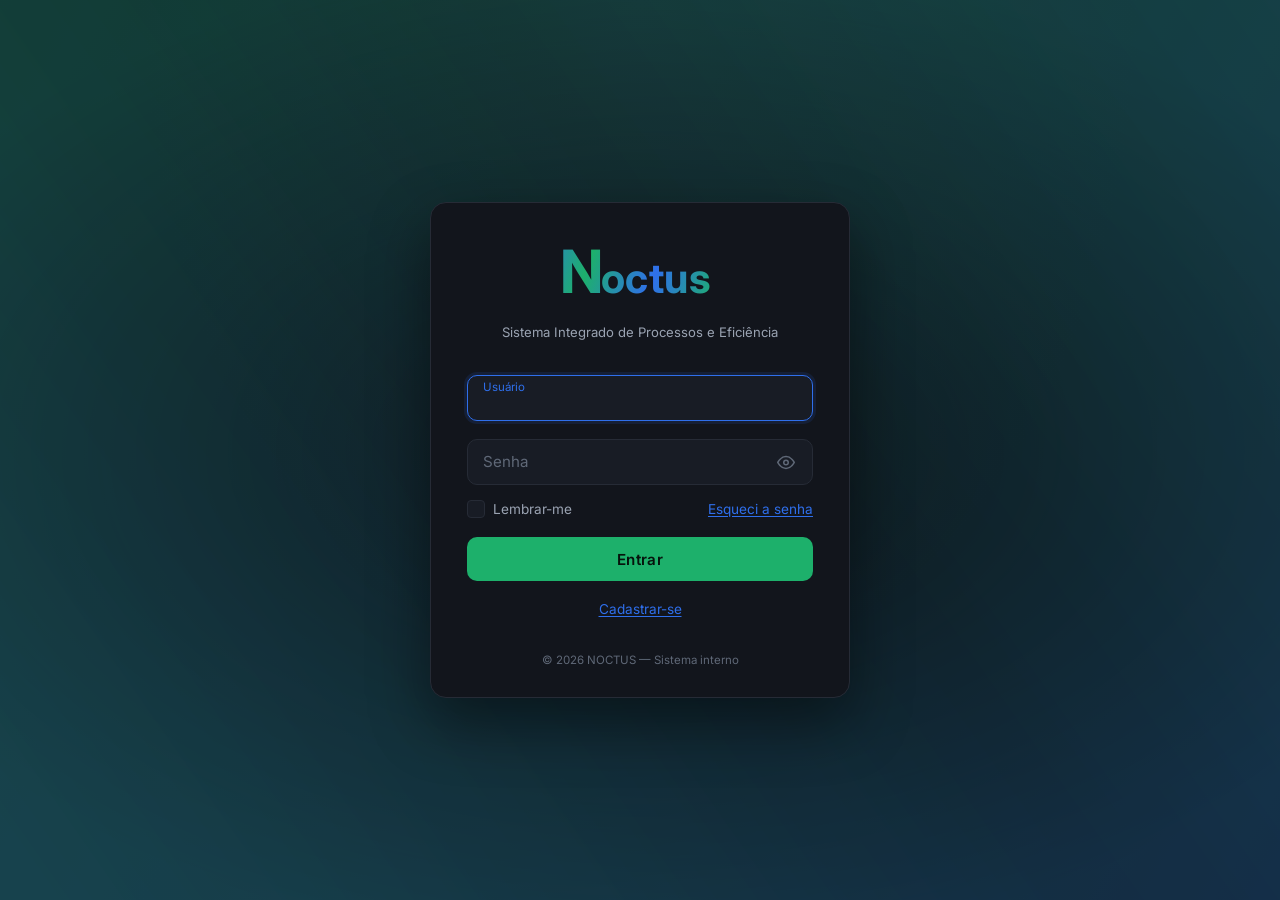
<file: index.html>
<!doctype html>
<html lang="pt-BR">
  <head>
    <meta charset="UTF-8" />
    <link rel="icon" type="image/svg+xml" href="./favicon.svg" />
    <meta name="viewport" content="width=device-width, initial-scale=1.0" />
    <meta
      name="description"
      content="NOCTUS — Sistema Integrado de Processos e Eficiência"
    />
    <title>NOCTUS</title>
    <script>
      /* tema escolhido em Configurações > Aparência; aplicado antes de desenhar a página */
      try { if (localStorage.getItem("noctus.tema") === "claro") document.documentElement.dataset.tema = "claro"; } catch (e) {}
      /* fundo do login acompanha o mouse (vale só onde existe .login) */
      (function(){if(matchMedia("(prefers-reduced-motion: reduce)").matches)return;var r=document.documentElement,f=0,x=0,y=0;
      addEventListener("pointermove",function(e){x=e.clientX/innerWidth*2-1;y=e.clientY/innerHeight*2-1;if(!f)f=requestAnimationFrame(function(){f=0;r.style.setProperty("--mx",x.toFixed(3));r.style.setProperty("--my",y.toFixed(3))})},{passive:true})})();
    </script>
    <!-- Login novo (16/10/2026): cadastro com e-mail, "Esqueci a senha" e pedido
         único do e-mail para quem ainda não tem. Para voltar ao login antigo,
         basta apagar a linha abaixo. -->
    <script>window.NOCTUS_V2 = true;</script>
    <script src="./noctus-erros.js"></script>
    <script>
      /* Pedido do Rocha (21/10/2026): se a tela quebrar por um erro técnico (ou o
         sistema não carregar), mostra uma mensagem simples em vez de página em
         branco ou detalhe técnico. Só age com a área do sistema vazia. */
      (function(){var feito=0,montou=0;
      function falha(){var r=document.getElementById("root");if(feito||!r||r.childElementCount)return;feito=1;
      try{window.NoctusErros&&NoctusErros.registrar(new Error(montou?"a tela parou de funcionar":"o sistema n\u00e3o carregou"),"tela de falha exibida")}catch(x){}
      r.innerHTML='<div role="alert" style="min-height:100vh;display:flex;align-items:center;justify-content:center;padding:1.5rem;text-align:center;background:var(--color-bg,#0a0c10);color:var(--color-text,#f2f4f8);font-family:Inter,system-ui,sans-serif"><div style="max-width:28rem"><h2 style="margin:0 0 .6rem;font-size:1.25rem">N\u00e3o foi poss\u00edvel carregar esta tela</h2><p style="margin:0 0 1.2rem;opacity:.75;line-height:1.5">Falha de comunica\u00e7\u00e3o com o servidor. Recarregue a p\u00e1gina; se o problema continuar, contate o administrador.</p><button type="button" onclick="location.reload()" style="padding:.6rem 1.2rem;border:none;border-radius:10px;background:#1db06b;color:#fff;font:inherit;font-weight:600;cursor:pointer">Recarregar</button></div></div>';}
      function depois(){if(montou)setTimeout(falha,80)}
      addEventListener("error",depois);addEventListener("unhandledrejection",depois);
      addEventListener("DOMContentLoaded",function(){var r=document.getElementById("root");if(!r)return;
        new MutationObserver(function(){if(r.childElementCount)montou=1;else if(montou)setTimeout(falha,80)}).observe(r,{childList:true});});
      addEventListener("load",function(){setTimeout(function(){if(!montou)falha()},6000)});})();
    </script>
    <link rel="preconnect" href="https://fonts.googleapis.com" />
    <link rel="preconnect" href="https://fonts.gstatic.com" crossorigin />
    <link
      href="https://fonts.googleapis.com/css2?family=Inter:wght@400;500;600;700;800&display=swap"
      rel="stylesheet"
    />
    <script type="module" crossorigin src="./app.js"></script>
    <link rel="stylesheet" crossorigin href="./app.css">
  </head>
  <body>
    <div id="root"></div>
  </body>
</html>
</file>
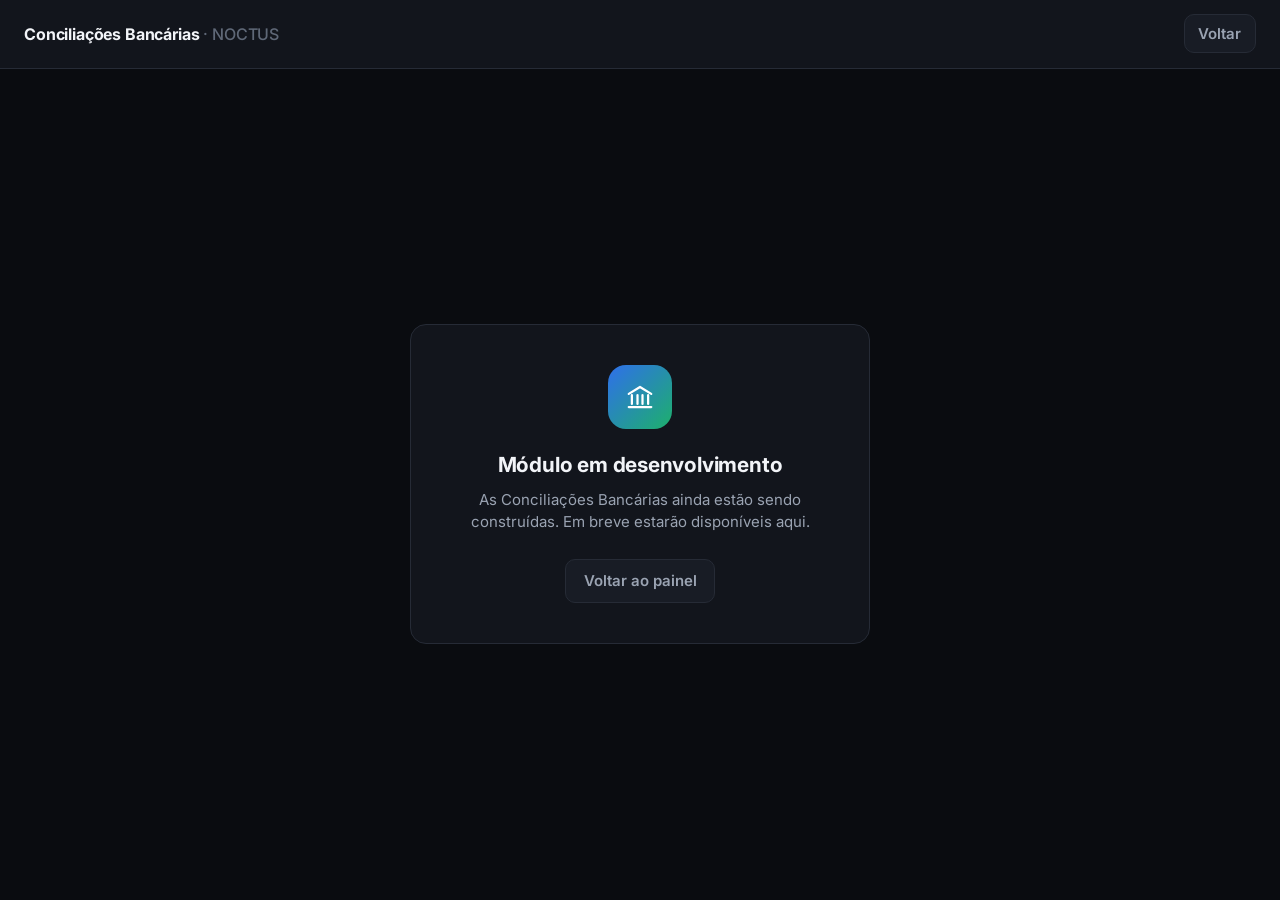
<file: conciliacoes-bancarias/index.html>
<!doctype html>
<html lang="pt-BR">
<head>
<meta charset="utf-8">
<meta name="viewport" content="width=device-width,initial-scale=1">
<title>Conciliações Bancárias — NOCTUS</title>
<meta name="robots" content="noindex">
<link rel="icon" type="image/svg+xml" href="../favicon.svg">
<!--
  02/11/2026: o card "Conciliações Bancárias" do painel aponta para esta pasta
  (rota "conciliacoes-bancarias/" no app.js). O módulo mora em "conciliacoes/".
  Em vez de alterar o app.js minificado (risco da pendência 12), esta página só
  encaminha para o módulo. replace() não deixa esta etapa no "Voltar" do navegador.
-->
<meta http-equiv="refresh" content="0; url=../conciliacoes/">
<script>location.replace("../conciliacoes/" + location.search + location.hash);</script>
<style>
  :root{color-scheme:dark}
  :root[data-tema="claro"]{color-scheme:light}
  body{margin:0;min-height:100vh;display:flex;align-items:center;justify-content:center;
    background:#0a0c10;color:#9aa3b2;font-family:Inter,-apple-system,"Segoe UI",Roboto,Arial,sans-serif}
  @media (prefers-color-scheme:light){body{background:#f3f5f8;color:#4b5563}}
  a{color:inherit}
</style>
</head>
<body>
  <p>Abrindo Conciliações Bancárias… <a href="../conciliacoes/">clique aqui</a> se não abrir.</p>
</body>
</html>
</file>
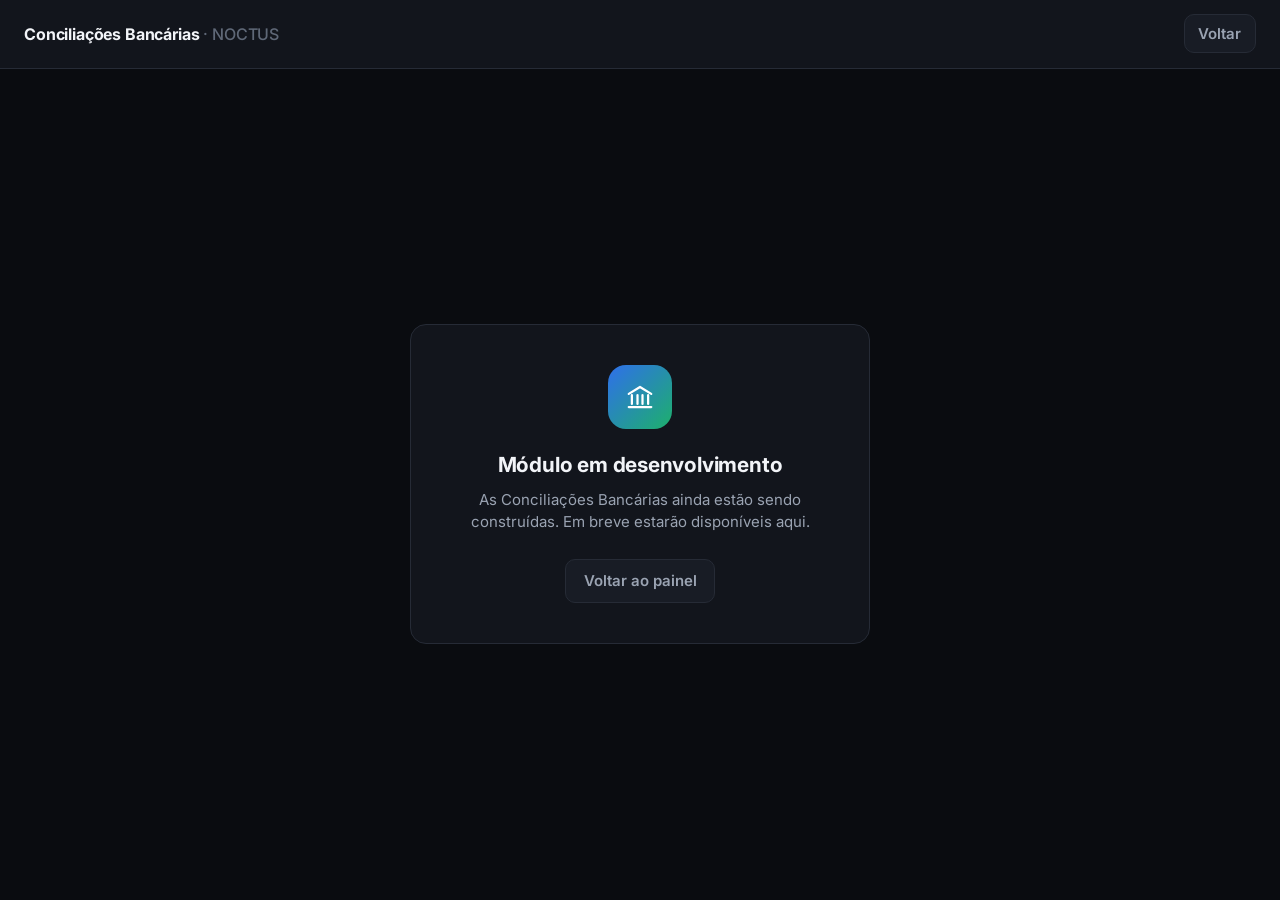
<file: conciliacoes-homolog/index.html>
<!doctype html>
<html lang="pt-BR">
<head>
<meta charset="utf-8">
<meta name="viewport" content="width=device-width,initial-scale=1">
<title>Conciliações Bancárias — NOCTUS</title>
<meta name="description" content="Módulo Conciliações Bancárias do NOCTUS.">
<meta name="robots" content="noindex">
<link rel="icon" type="image/svg+xml" href="../favicon.svg">
<link rel="preconnect" href="https://fonts.googleapis.com">
<link rel="preconnect" href="https://fonts.gstatic.com" crossorigin>
<link href="https://fonts.googleapis.com/css2?family=Inter:wght@400;500;600;700;800&display=swap" rel="stylesheet">
<script>
  /* tema escolhido em Configurações > Aparência; aplicado antes de desenhar a página */
  try { if (localStorage.getItem("noctus.tema") === "claro") document.documentElement.dataset.tema = "claro"; } catch (e) {}
</script>
<script src="../noctus-erros.js"></script>
<style>.decidindo #em-desenvolvimento{display:none}</style>
<script>
  /* 03/11/2026: quem tem papel de administrador no navegador não vê o quadro "Módulo em desenvolvimento" enquanto o
     servidor confirma o perfil (antes ele aparecia por um instante e sumia). O papel guardado só decide se a página
     espera; quem decide continua sendo o servidor. O módulo tira a marca assim que decide; se algo travar, ela cai sozinha. */
  try {
    var s = JSON.parse(localStorage.getItem("sipep.session") || "null");
    if (s && s.user && Array.isArray(s.user.roles) && s.user.roles.indexOf("admin") >= 0) {
      document.documentElement.classList.add("decidindo");
      setTimeout(function () { document.documentElement.classList.remove("decidindo"); }, 8000);
    }
  } catch (e) {}
</script>
<link rel="stylesheet" href="./conciliacoes.css">
</head>
<body>

<header class="topo">
  <h1>Conciliações Bancárias <span>· NOCTUS</span></h1>
  <a class="voltar" href="../#/">Voltar</a>
</header>

<!-- Enquanto o módulo está em construção (02/11/2026), só os administradores (desde 03/11/2026)
     veem o conteúdo; o perfil "user" continua vendo esta mensagem. -->
<main id="em-desenvolvimento" class="centro">
  <section class="aviso" role="status">
    <div class="ico" aria-hidden="true">
      <svg width="30" height="30" viewBox="0 0 24 24" fill="none" stroke="currentColor" stroke-width="1.8" stroke-linecap="round" stroke-linejoin="round"><path d="M3 9.5 12 4l9 5.5"/><path d="M5.5 10.5v7M10 10.5v7M14 10.5v7M18.5 10.5v7"/><path d="M3 20h18"/></svg>
    </div>
    <h2>Módulo em desenvolvimento</h2>
    <p>As Conciliações Bancárias ainda estão sendo construídas. Em breve estarão disponíveis aqui.</p>
    <a class="voltar" href="../#/">Voltar ao painel</a>
  </section>
</main>

<main id="modulo" class="oculto">

  <!-- 1. escolha da empresa e da conta (vem de contas.js + o código do SCK). Modelo B, escolhido pelo Rocha em 03/11/2026:
       lista de empresas à esquerda e, à direita, as contas da empresa marcada. Os <select> escondidos guardam a escolha. -->
  <section class="cartao cartao-escolha" aria-labelledby="escolha-titulo">
    <div class="escolha-topo">
      <h2 id="escolha-titulo">Empresa e conta</h2>
      <p class="sub" id="escolha-sub">Escolha a conta que vai ser conciliada.</p>
    </div>
    <div class="escolha-corpo" id="escolha-corpo">
      <div class="escolha-empresas">
        <label class="busca-empresa" hidden>
          <svg width="16" height="16" viewBox="0 0 24 24" fill="none" stroke="currentColor" stroke-width="2" stroke-linecap="round" stroke-linejoin="round" aria-hidden="true"><path d="M11 19a8 8 0 1 0 0-16 8 8 0 0 0 0 16zM21 21l-4.3-4.3"/></svg>
          <input type="search" id="busca-empresa" placeholder="Buscar empresa" aria-label="Buscar empresa" autocomplete="off">
        </label>
        <ul class="lista-empresas" id="lista-empresas" aria-label="Empresas"></ul>
      </div>
      <div class="escolha-contas">
        <div class="contas-topo">
          <span class="rotulo" id="contas-titulo"></span>
          <span class="conta-detalhe" id="conta-detalhe"></span>
        </div>
        <div class="lista-contas" id="lista-contas" role="group" aria-labelledby="contas-titulo"></div>
        <p class="sub" id="contas-dica"></p>
      </div>
    </div>
    <select id="sel-empresa" hidden aria-hidden="true" tabindex="-1"></select>
    <select id="sel-conta" hidden aria-hidden="true" tabindex="-1"></select>
  </section>

  <!-- 2. os dois campos de importação, independentes -->
  <section class="cartao cartao-arquivos oculto" id="cartao-arquivos" aria-labelledby="arquivos-titulo">
    <h2 id="arquivos-titulo">Arquivos da conciliação</h2>
    <div class="dois-campos">
      <div class="campo-arquivo">
        <h3>Relatório de conciliação (SCK)</h3>
        <div class="solta" id="solta-sck" role="button" tabindex="0" aria-controls="arq-sck">
          <span class="solta__ico" aria-hidden="true"><svg width="22" height="22" viewBox="0 0 24 24" fill="none" stroke="currentColor" stroke-width="2" stroke-linecap="round" stroke-linejoin="round"><path d="M12 16V4M7 9l5-5 5 5M5 20h14"/></svg></span>
          <strong>Clique ou arraste o relatório</strong>
          <span class="solta__ajuda">Excel exportado do SCK (.xls ou .xlsx)</span>
        </div>
        <input type="file" id="arq-sck" class="oculto"
               accept=".xls,.xlsx,application/vnd.ms-excel,application/vnd.openxmlformats-officedocument.spreadsheetml.sheet">
        <div class="resumo-arquivo" id="resumo-sck" aria-live="polite"></div>
      </div>
      <div class="campo-arquivo">
        <h3>Extrato bancário (.OFX)</h3>
        <div class="solta" id="solta-ofx" role="button" tabindex="0" aria-controls="arq-ofx">
          <span class="solta__ico" aria-hidden="true"><svg width="22" height="22" viewBox="0 0 24 24" fill="none" stroke="currentColor" stroke-width="2" stroke-linecap="round" stroke-linejoin="round"><path d="M12 16V4M7 9l5-5 5 5M5 20h14"/></svg></span>
          <strong>Clique ou arraste o extrato</strong>
          <span class="solta__ajuda">Arquivo .OFX baixado no banco</span>
        </div>
        <input type="file" id="arq-ofx" class="oculto" accept=".ofx,text/plain,application/x-ofx">
        <div class="resumo-arquivo" id="resumo-ofx" aria-live="polite"></div>
      </div>
    </div>
    <div id="upload-msg" aria-live="polite"></div>
  </section>

  <!-- 3. quadro comparativo (modelo A, escolhido pelo Rocha em 02/11/2026) -->
  <section class="cartao cartao-quadro oculto" id="cartao-quadro" aria-labelledby="quadro-titulo">
    <div class="quadro-topo">
      <div>
        <h2 id="quadro-titulo">Conciliação</h2>
        <p class="quadro-conta" id="quadro-conta"></p>
      </div>
      <span class="pilula" id="quadro-situacao"></span>
    </div>
    <div class="cartoes" id="quadro-cartoes"></div>
    <div id="quadro-nota" class="nota" aria-live="polite"></div>
    <div id="quadro-aviso" aria-live="polite"></div>
  </section>

  <!-- 4. conferência por tipo de lançamento e composição da diferença (regras 1.1 a 1.5) -->
  <section class="cartao cartao-composicao oculto" id="cartao-composicao" aria-labelledby="composicao-titulo">
    <div class="quadro-topo">
      <div>
        <h2 id="composicao-titulo">Composição da diferença</h2>
        <p class="quadro-conta" id="composicao-sub"></p>
      </div>
      <div class="comp-acoes">
        <span class="pilula" id="composicao-situacao"></span>
        <!-- recolhida por padrão (pedido do Rocha, 02/11/2026) -->
        <button type="button" class="botao-comp" id="composicao-alternar" aria-expanded="false"
                aria-controls="composicao-corpo">Mostrar composição</button>
      </div>
    </div>
    <div id="composicao-corpo" class="composicao-corpo" hidden>
      <div class="bloco-comp">
        <h3>Conferência por tipo de lançamento</h3>
        <div class="rolagem"><table class="tabela-comp" id="tabela-regras"></table></div>
      </div>
      <div class="bloco-comp">
        <h3>De onde vem a diferença do saldo</h3>
        <div class="rolagem"><table class="tabela-comp" id="tabela-composicao"></table></div>
      </div>
    </div>
  </section>

  <!-- 5. Parte 2: planilha de importação dos PIX recebidos (layout do modelo do Rocha) -->
  <section class="cartao cartao-importacao oculto" id="cartao-importacao" aria-labelledby="importacao-titulo">
    <div class="quadro-topo">
      <div>
        <h2 id="importacao-titulo">Lançamentos para importação</h2>
        <p class="quadro-conta" id="importacao-sub"></p>
      </div>
      <div class="comp-acoes">
        <button type="button" class="botao-principal" id="btn-importacao">Gerar e Importar Lançamentos</button>
      </div>
    </div>
    <div id="importacao-msg" class="importacao-msg" aria-live="polite"></div>
  </section>
</main>

<script type="module" src="./conciliacoes.js"></script>
</body>
</html>
</file>
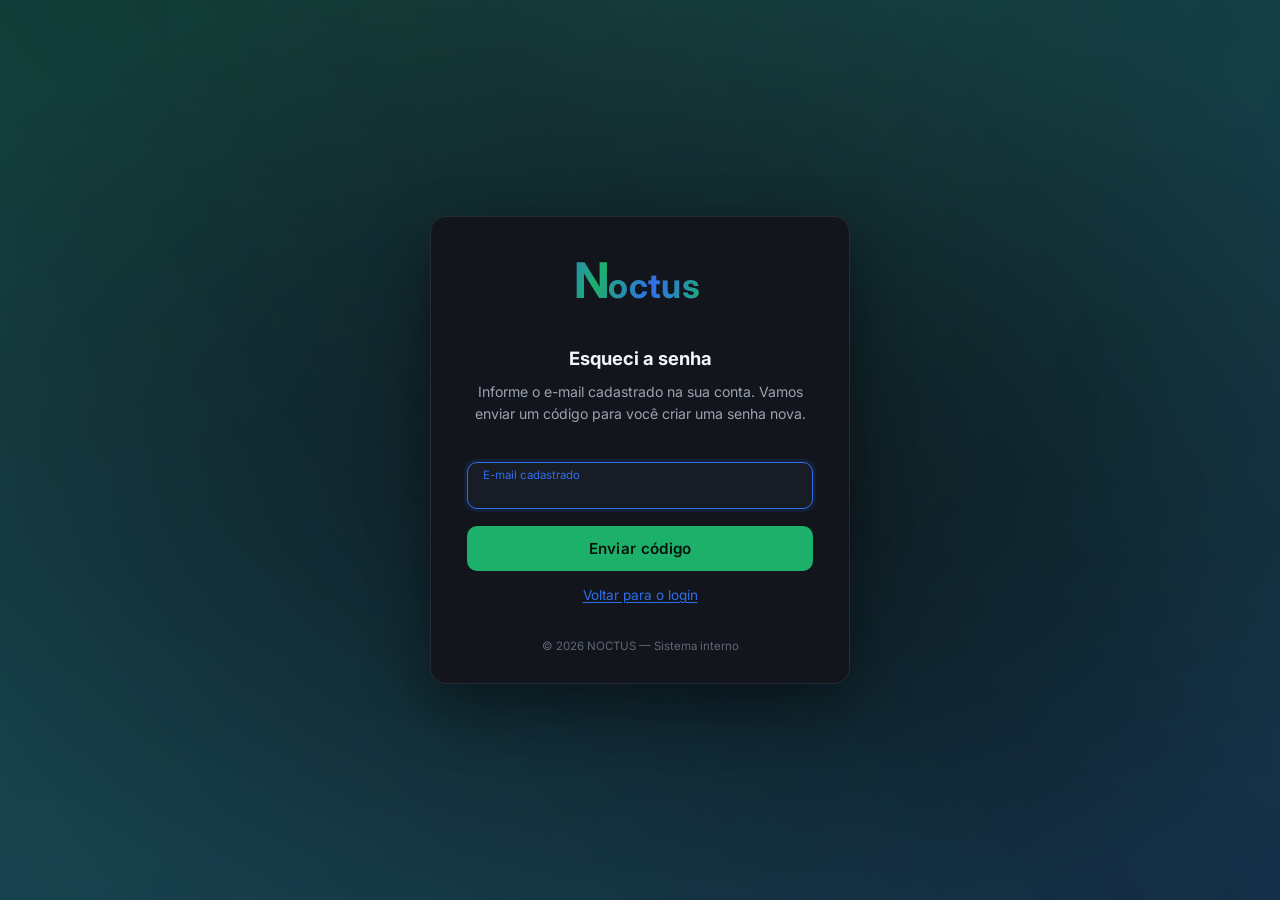
<file: conta/index.html>
<!doctype html>
<html lang="pt-BR">
<head>
<meta charset="utf-8">
<meta name="viewport" content="width=device-width,initial-scale=1">
<title>Conta — NOCTUS</title>
<script>
  /* tema escolhido em Configurações > Aparência */
  try { if (localStorage.getItem("noctus.tema") === "claro") document.documentElement.dataset.tema = "claro"; } catch (e) {}
  /* fundo do login acompanha o mouse (vale só onde existe .login) */
  (function(){if(matchMedia("(prefers-reduced-motion: reduce)").matches)return;var r=document.documentElement,f=0,x=0,y=0;
  addEventListener("pointermove",function(e){x=e.clientX/innerWidth*2-1;y=e.clientY/innerHeight*2-1;if(!f)f=requestAnimationFrame(function(){f=0;r.style.setProperty("--mx",x.toFixed(3));r.style.setProperty("--my",y.toFixed(3))})},{passive:true})})();
</script>
<meta name="robots" content="noindex">
<link rel="icon" type="image/svg+xml" href="../favicon.svg">
<link rel="preconnect" href="https://fonts.googleapis.com">
<link rel="preconnect" href="https://fonts.gstatic.com" crossorigin>
<link href="https://fonts.googleapis.com/css2?family=Inter:wght@400;500;600;700;800&display=swap" rel="stylesheet">
<!-- Reaproveita o visual da tela de login (cartão, campos, botões, alertas). -->
<link rel="stylesheet" href="../app.css">
<link rel="stylesheet" href="./conta.css">
</head>
<body>
<div class="login">
  <div class="login__glow login__glow--green" aria-hidden="true"></div>
  <div class="login__glow login__glow--blue" aria-hidden="true"></div>
  <main class="login__card">
    <header class="login__header">
      <svg class="login__logo" height="56" viewBox="0 0 205 82" role="img" aria-label="Noctus" xmlns="http://www.w3.org/2000/svg" style="display:block;width:auto">
        <defs>
          <linearGradient id="noctus-wave" gradientUnits="userSpaceOnUse" x1="0" y1="0" x2="150" y2="55" spreadMethod="repeat">
            <stop offset="0" stop-color="#1db06b"/><stop offset="0.5" stop-color="#2f6feb"/><stop offset="1" stop-color="#1db06b"/>
            <animateTransform attributeName="gradientTransform" type="translate" from="0 0" to="150 55" dur="3.5s" repeatCount="indefinite"/>
          </linearGradient>
        </defs>
        <text x="6" y="60" font-family="Inter, sans-serif" font-weight="700" letter-spacing="0.5" fill="url(#noctus-wave)"><tspan font-size="72">N</tspan><tspan font-size="50" dx="-3">octus</tspan></text>
      </svg>
    </header>
    <section id="app" aria-live="polite"><p class="conta__texto">Carregando…</p></section>
    <footer class="login__footer"><span>© <span id="ano"></span> NOCTUS — Sistema interno</span></footer>
  </main>
</div>
<script src="../noctus-erros.js"></script>
<script type="module" src="./conta.js"></script>
</body>
</html>
</file>
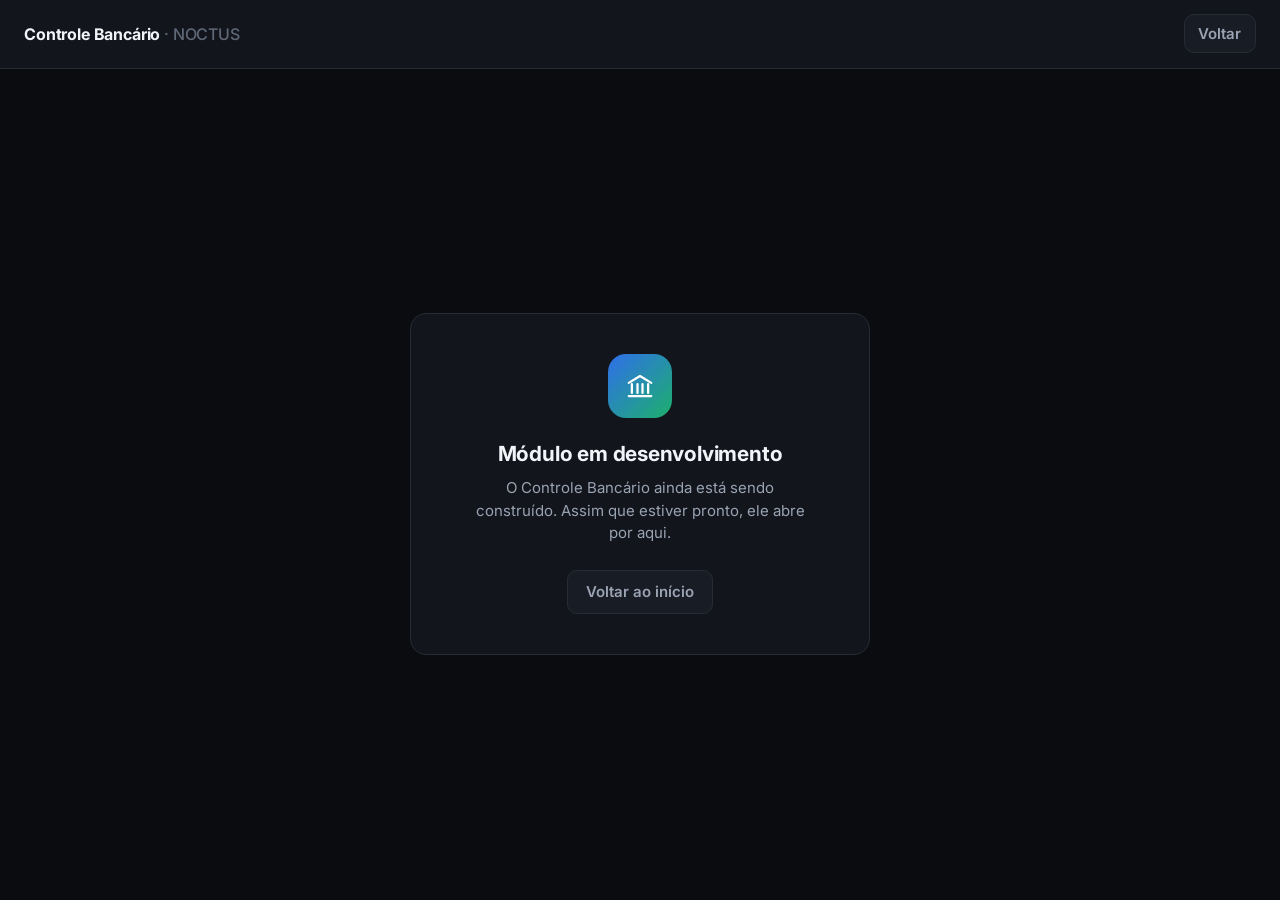
<file: controle-bancario-homolog/index.html>
<!doctype html>
<html lang="pt-BR">
<head>
<meta charset="utf-8">
<meta name="viewport" content="width=device-width,initial-scale=1">
<title>Controle Bancário — NOCTUS</title>
<meta name="description" content="Módulo Controle Bancário do NOCTUS.">
<meta name="robots" content="noindex">
<link rel="icon" type="image/svg+xml" href="../favicon.svg">
<link rel="preconnect" href="https://fonts.googleapis.com">
<link rel="preconnect" href="https://fonts.gstatic.com" crossorigin>
<link href="https://fonts.googleapis.com/css2?family=Inter:wght@400;500;600;700;800&display=swap" rel="stylesheet">
<script>
  /* tema escolhido em Configurações > Aparência; aplicado antes de desenhar a página */
  try { if (localStorage.getItem("noctus.tema") === "claro") document.documentElement.dataset.tema = "claro"; } catch (e) {}
</script>
<script src="../noctus-erros.js"></script>
<style>.decidindo #em-desenvolvimento{display:none}</style>
<script>
  /* 03/11/2026: quem tem papel de administrador no navegador não vê o quadro "Módulo em desenvolvimento" enquanto o
     servidor confirma o perfil (antes ele aparecia por um instante e sumia). O papel guardado só decide se a página
     espera; quem decide continua sendo o servidor. O módulo tira a marca assim que decide; se algo travar, ela cai sozinha. */
  try {
    var s = JSON.parse(localStorage.getItem("sipep.session") || "null");
    if (s && s.user && Array.isArray(s.user.roles) && s.user.roles.indexOf("admin") >= 0) {
      document.documentElement.classList.add("decidindo");
      setTimeout(function () { document.documentElement.classList.remove("decidindo"); }, 8000);
    }
  } catch (e) {}
</script>
<link rel="stylesheet" href="./controle-bancario.css">
</head>
<body>

<header class="topo">
  <h1>Controle Bancário <span>· NOCTUS</span></h1>
  <a class="voltar" href="../#/">Voltar</a>
</header>

<!-- Enquanto o módulo está em construção (30/10/2026), só os administradores (desde 03/11/2026)
     veem o conteúdo; o perfil "user" continua vendo esta mensagem. -->
<main id="em-desenvolvimento" class="centro">
  <section class="aviso" role="status">
    <div class="ico" aria-hidden="true">
      <svg width="30" height="30" viewBox="0 0 24 24" fill="none" stroke="currentColor" stroke-width="1.8" stroke-linecap="round" stroke-linejoin="round"><path d="M3 9.5 12 4l9 5.5"/><path d="M5.5 10.5v7M10 10.5v7M14 10.5v7M18.5 10.5v7"/><path d="M3 20h18"/></svg>
    </div>
    <h2>Módulo em desenvolvimento</h2>
    <p>O Controle Bancário ainda está sendo construído. Assim que estiver pronto, ele abre por aqui.</p>
    <a class="voltar" href="../#/">Voltar ao início</a>
  </section>
</main>

<main id="modulo" class="oculto">
  <!-- Abas (09/11/2026, pedido do Rocha): "Fluxo de Caixa" é a tela que já existia, sem mudança; "Saldo do Dia" é nova. -->
  <div class="abas" role="tablist" aria-label="Abas do Controle Bancário">
    <button type="button" class="aba" role="tab" id="aba-btn-fluxo" aria-selected="true" aria-controls="aba-fluxo">Fluxo de Caixa</button>
    <button type="button" class="aba" role="tab" id="aba-btn-saldo" aria-selected="false" aria-controls="aba-saldo" tabindex="-1">Saldo do Dia</button>
  </div>

  <div id="aba-fluxo" role="tabpanel" aria-labelledby="aba-btn-fluxo">
  <section class="cartao">
    <h2>Relatórios</h2>
    <div class="solta" id="solta" role="button" tabindex="0" aria-controls="arquivo">
      <strong>Clique para escolher o relatório (Excel)</strong>
      <span>fluxo de caixa ou débito em conta · ou arraste o arquivo para cá</span>
      <input type="file" id="arquivo"
             accept=".xlsx,.xls,application/vnd.openxmlformats-officedocument.spreadsheetml.sheet,application/vnd.ms-excel" hidden>
    </div>
    <div id="upload-msg" aria-live="polite"></div>
  </section>

  <!-- tabela no modelo C (escolhido pelo Rocha em 30/10/2026): total em destaque, linhas alternadas, cartão compacto.
       Parte 3 (03/11/2026, modelo A): ao lado fica o painel de lançamentos. -->
  <div class="linha-saidas">
  <section class="cartao cartao-tabela oculto" id="cartao-tabela" aria-labelledby="tabela-titulo">
    <div class="tabela-topo">
      <div>
        <h2 id="tabela-titulo">Saídas</h2>
        <p class="tabela-total" id="tabela-total"></p>
      </div>
      <div class="topo-dir">
        <button type="button" class="btn-cal" id="btn-cal" aria-haspopup="dialog" aria-expanded="false" aria-controls="cal-pop" aria-label="Escolher a data no calendário" title="Escolher a data no calendário"><svg width="18" height="18" viewBox="0 0 24 24" fill="none" stroke="currentColor" stroke-width="2" stroke-linecap="round" stroke-linejoin="round" aria-hidden="true"><rect x="3" y="5" width="18" height="16" rx="2"/><path d="M3 10h18M8 3v4M16 3v4"/></svg></button>
        <div class="cal-pop oculto" id="cal-pop" role="dialog" aria-label="Calendário do fluxo">
          <div class="cal-cab">
            <button type="button" class="cal-nav" id="cal-ant" aria-label="Mês anterior" title="Mês anterior"><svg width="16" height="16" viewBox="0 0 24 24" fill="none" stroke="currentColor" stroke-width="2.4" stroke-linecap="round" stroke-linejoin="round" aria-hidden="true"><path d="M15 6l-6 6 6 6"/></svg></button>
            <span class="cal-mes" id="cal-mes"></span>
            <button type="button" class="cal-nav" id="cal-prox" aria-label="Próximo mês" title="Próximo mês"><svg width="16" height="16" viewBox="0 0 24 24" fill="none" stroke="currentColor" stroke-width="2.4" stroke-linecap="round" stroke-linejoin="round" aria-hidden="true"><path d="M9 6l6 6-6 6"/></svg></button>
          </div>
          <div class="cal-semana" aria-hidden="true"><span>D</span><span>S</span><span>T</span><span>Q</span><span>Q</span><span>S</span><span>S</span></div>
          <div class="cal-dias" id="cal-dias"></div>
          <div class="cal-rodape">
            <span class="cal-legenda"><span class="cal-ponto" aria-hidden="true"></span>Dia com fluxo importado</span>
            <button type="button" class="cal-hoje" id="cal-hoje">Ir para hoje</button>
          </div>
        </div>
        <span class="pilula" id="tabela-qtd"></span>
      </div>
    </div>
    <div class="datas-nav oculto" id="datas-nav">
      <button type="button" class="seta" id="datas-ant" aria-label="Datas anteriores" title="Datas anteriores"><svg width="16" height="16" viewBox="0 0 24 24" fill="none" stroke="currentColor" stroke-width="2.4" stroke-linecap="round" stroke-linejoin="round" aria-hidden="true"><path d="M15 6l-6 6 6 6"/></svg></button>
      <div class="datas" id="datas" role="group" aria-label="Data do relatório"></div>
      <button type="button" class="seta" id="datas-prox" aria-label="Próximas datas" title="Próximas datas"><svg width="16" height="16" viewBox="0 0 24 24" fill="none" stroke="currentColor" stroke-width="2.4" stroke-linecap="round" stroke-linejoin="round" aria-hidden="true"><path d="M9 6l6 6-6 6"/></svg></button>
    </div>
    <div id="tabela-aviso" aria-live="polite"></div>
    <div class="tabela-caixa">
      <table class="tabela-empresas" id="tabela-empresas">
        <thead>
          <tr><th scope="col">Empresa</th><th scope="col" class="saidas">Saídas (R$)</th></tr>
        </thead>
        <tbody id="tabela-corpo"></tbody>
      </table>
    </div>
  </section>

  <!-- Parte 3 (03/11/2026), modelo A: botão LANÇAMENTOS, soma por categoria e "Falta justificar" -->
  <aside class="painel-lanc oculto" id="painel-lanc" aria-label="Lançamentos">
    <button type="button" class="btn-lanc" id="btn-lanc" aria-haspopup="dialog" aria-expanded="false" aria-controls="lanc-dialogo">
      <span class="btn-lanc__mais" aria-hidden="true"><svg width="16" height="16" viewBox="0 0 24 24" fill="none" stroke="currentColor" stroke-width="2.4" stroke-linecap="round"><path d="M12 5v14M5 12h14"/></svg></span>
      Lançamentos
    </button>
    <div id="lanc-msg" aria-live="polite"></div>
    <div class="lanc-cartao" id="lanc-cartao">
      <div class="lanc-linha lanc-cab"><span>Categoria</span><span>Valor (R$)</span></div>
      <div id="lanc-categorias"></div>
      <div class="lanc-linha lanc-total"><span>Total</span><span id="lanc-total"></span></div>
      <div class="lanc-linha lanc-sub"><span>Diferença Fluxo × Relatório</span><span id="lanc-dif"></span></div>
      <div class="lanc-linha lanc-falta"><span>Falta justificar</span><span class="lanc-pill" id="lanc-falta"></span></div>
    </div>

    <div class="lanc-fundo oculto" id="lanc-fundo"></div>
    <div class="lanc-dialogo oculto" id="lanc-dialogo" role="dialog" aria-labelledby="lanc-dialogo-titulo">
      <div class="lanc-dialogo__topo">
        <h2 id="lanc-dialogo-titulo">Novo lançamento</h2>
        <button type="button" class="lanc-fechar" id="lanc-fechar" aria-label="Fechar" title="Fechar"><svg width="14" height="14" viewBox="0 0 24 24" fill="none" stroke="currentColor" stroke-width="2.4" stroke-linecap="round" aria-hidden="true"><path d="M6 6l12 12M18 6L6 18"/></svg></button>
      </div>
      <form id="lanc-form" novalidate>
        <label class="lanc-campo">Categoria
          <select id="lanc-categoria" name="categoria"></select>
          <span class="lanc-erro" id="erro-categoria" role="alert"></span>
        </label>
        <label class="lanc-campo">Valor (R$)
          <input type="text" id="lanc-valor" name="valor" inputmode="decimal" autocomplete="off" placeholder="0,00" class="lanc-valor">
          <span class="lanc-dica">Positivo: explica fluxo maior. Negativo: explica débito maior.</span>
          <span class="lanc-erro" id="erro-valor" role="alert"></span>
        </label>
        <label class="lanc-campo">Empresa
          <select id="lanc-empresa" name="empresa"></select>
          <span class="lanc-erro" id="erro-empresa" role="alert"></span>
        </label>
        <div class="lanc-banco oculto" id="lanc-banco-caixa">
          <label class="lanc-campo"><span id="lanc-banco-rotulo">Banco</span>
            <select id="lanc-banco" name="banco"></select>
            <span class="lanc-erro" id="erro-banco" role="alert"></span>
          </label>
        </div>
        <label class="lanc-campo">Descrição
          <textarea id="lanc-descricao" name="descricao" rows="2" maxlength="300"></textarea>
          <span class="lanc-erro" id="erro-descricao" role="alert"></span>
        </label>
        <div id="lanc-form-msg" aria-live="polite"></div>
        <div class="lanc-acoes">
          <button type="button" class="lanc-btn" id="lanc-cancelar">Cancelar</button>
          <button type="submit" class="lanc-btn lanc-btn--principal" id="lanc-salvar">Salvar lançamento</button>
        </div>
      </form>
    </div>
  </aside>
  </div>

  <!-- Parte 2 (30/10/2026), modelo B: Fluxo × Relatório de débito da data aberta -->
  <section class="cartao cartao-resumo oculto" id="cartao-resumo" aria-labelledby="resumo-titulo">
    <div class="resumo-topo">
      <div class="kpi"><h2 class="kpi-rot" id="resumo-titulo">Fluxo</h2><span class="kpi-val" id="resumo-fluxo"></span></div>
      <div class="kpi"><span class="kpi-rot">Relatório de débito</span><span class="kpi-val" id="resumo-relatorio"></span></div>
      <div class="kpi"><span class="kpi-rot">Diferença</span><span class="kpi-val" id="resumo-diferenca"></span></div>
      <!-- 03/11/2026: botão de exportar a tabela resumo para Excel, acima do selo de divergências -->
      <div class="resumo-acoes">
        <button type="button" class="btn-exportar" id="btn-exportar" disabled title="Importe o relatório de débito para exportar">
          <svg width="16" height="16" viewBox="0 0 24 24" fill="none" stroke="currentColor" stroke-width="2" stroke-linecap="round" stroke-linejoin="round" aria-hidden="true"><path d="M12 4v10M8 10l4 4 4-4"/><path d="M5 19h14"/></svg>
          Exportar para Excel
        </button>
        <span class="pilula pilula-neutra" id="resumo-situacao"></span>
      </div>
    </div>
    <div id="resumo-aviso" aria-live="polite"></div>
    <!-- 30/10: sem rolagem nem setas; o quadro cresce e, se preciso, quebra as empresas em mais faixas -->
    <div class="resumo-caixa" id="resumo-caixa">
      <table class="tabela-resumo" id="resumo-tabela" aria-label="Fluxo × Relatório de débito por empresa"></table>
    </div>
    <!-- Parte 3: lançamentos da empresa clicada no cabeçalho (modelo A) -->
    <div class="lanc-detalhe oculto" id="lanc-detalhe" role="dialog" aria-labelledby="lanc-detalhe-titulo"></div>
  </section>

  <!-- Validação (03/11/2026, modelo 1 escolhido pelo Rocha): checklist OPCIONAL por empresa. A tabela só aparece depois de clicar no botão. -->
  <section class="validacao oculto" id="validacao" aria-label="Validação">
    <button type="button" class="btn-validacao" id="btn-validacao" aria-expanded="false" aria-controls="validacao-cartao">
      <svg class="validacao-ic" width="16" height="16" viewBox="0 0 24 24" fill="none" stroke="currentColor" stroke-width="2.2" stroke-linecap="round" stroke-linejoin="round" aria-hidden="true"><path d="M5 12.5l4.5 4.5L19 7.5"/></svg>
      Validação
      <svg class="validacao-seta" width="14" height="14" viewBox="0 0 24 24" fill="none" stroke="currentColor" stroke-width="2.4" stroke-linecap="round" stroke-linejoin="round" aria-hidden="true"><path d="M6 9l6 6 6-6"/></svg>
    </button>
    <div id="validacao-msg" aria-live="polite"></div>
    <div class="cartao validacao-cartao oculto" id="validacao-cartao">
      <div class="valid-rolagem">
        <table class="tabela-valid" aria-label="Validação por empresa">
          <thead><tr><th scope="col">Empresa</th><th scope="col">Extrato</th><th scope="col">Comprovantes</th><th scope="col">Suprimento</th><th scope="col">Baixa Compromisso</th><th scope="col">Situação</th></tr></thead>
          <tbody id="validacao-corpo"></tbody>
        </table>
      </div>
    </div>
  </section>
  </div>

  <!-- Saldo do Dia (09/11/2026, modelo M4 escolhido pelo Rocha): sempre as mesmas 13 empresas e 26 contas da planilha de referência,
       com o saldo atual digitado à mão, guardado por data + empresa/banco (não depende do fluxo importado). -->
  <div id="aba-saldo" class="oculto" role="tabpanel" aria-labelledby="aba-btn-saldo">
    <section class="cartao saldo-cartao" aria-labelledby="saldo-titulo">
      <div class="saldo-topo">
        <div>
          <h2 id="saldo-titulo">Saldo do dia</h2>
          <p class="tabela-total" id="saldo-total"></p>
        </div>
        <span class="pilula" id="saldo-contagem"></span>
      </div>
      <div class="datas-nav saldo-datas oculto" id="saldo-datas-nav">
        <button type="button" class="seta" id="saldo-ant" aria-label="Datas anteriores" title="Datas anteriores"><svg width="16" height="16" viewBox="0 0 24 24" fill="none" stroke="currentColor" stroke-width="2.4" stroke-linecap="round" stroke-linejoin="round" aria-hidden="true"><path d="M15 6l-6 6 6 6"/></svg></button>
        <div class="datas" id="saldo-datas" role="group" aria-label="Data do saldo"></div>
        <button type="button" class="seta" id="saldo-prox" aria-label="Próximas datas" title="Próximas datas"><svg width="16" height="16" viewBox="0 0 24 24" fill="none" stroke="currentColor" stroke-width="2.4" stroke-linecap="round" stroke-linejoin="round" aria-hidden="true"><path d="M9 6l6 6-6 6"/></svg></button>
      </div>
      <p class="saldo-info" id="saldo-info"></p>
      <div id="saldo-msg" aria-live="polite"></div>
      <p class="saldo-sem-dia oculto" id="saldo-sem-dia">Importe o relatório de fluxo de caixa para abrir um dia. Os saldos ficam guardados por data.</p>
      <div id="saldo-corpo">
        <div class="saldo-filtros">
          <input type="search" id="saldo-busca" placeholder="Buscar empresa, banco ou conta" autocomplete="off" aria-label="Buscar empresa, banco ou conta">
          <label class="saldo-chk"><input type="checkbox" id="saldo-so-vazios"> Só os que faltam preencher</label>
        </div>
        <div class="saldo-lista" id="saldo-lista" role="list"></div>
      </div>
    </section>
  </div>
</main>

<script type="module" src="./controle-bancario.js"></script>
</body>
</html>
</file>
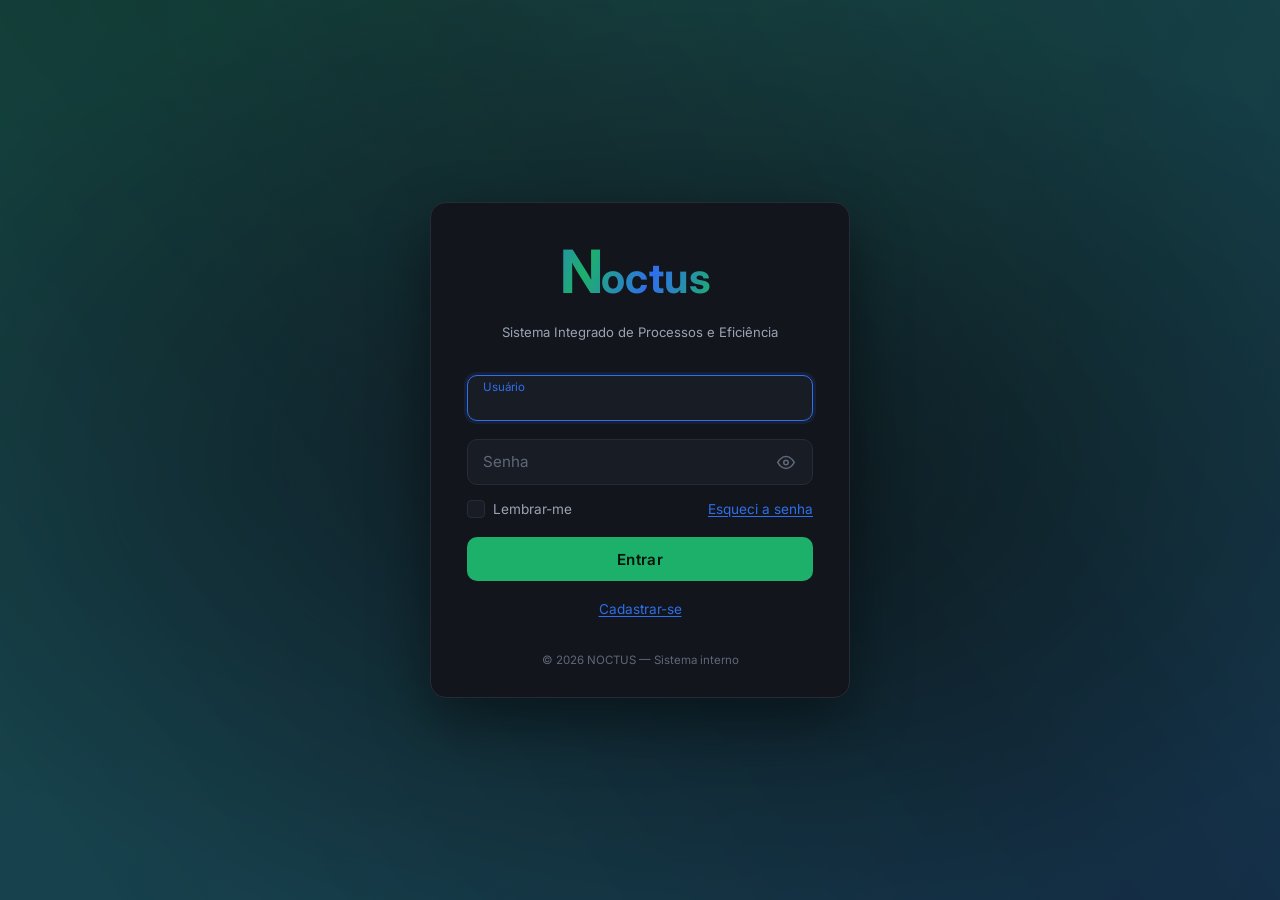
<file: homolog/index.html>
<!doctype html>
<html lang="pt-BR">
  <head>
    <meta charset="UTF-8" />
    <!-- HOMOLOGAÇÃO do login novo (cadastro com e-mail, "Esqueci a senha" e
         pedido único do e-mail). Usa o MESMO app.js e app.css da produção:
         o <base> faz os caminhos apontarem para a raiz do site, e a flag
         NOCTUS_V2 liga o comportamento novo só aqui. Para ligar em produção,
         basta pôr a mesma flag no index.html da raiz. -->
    <base href="../" />
    <script>window.NOCTUS_V2 = true; window.NOCTUS_HOMOLOG = true;</script>
    <link rel="icon" type="image/svg+xml" href="./favicon.svg" />
    <meta name="viewport" content="width=device-width, initial-scale=1.0" />
    <meta name="robots" content="noindex" />
    <title>NOCTUS (homologação)</title>
    <script>
      /* tema escolhido em Configurações > Aparência; aplicado antes de desenhar a página */
      try { if (localStorage.getItem("noctus.tema") === "claro") document.documentElement.dataset.tema = "claro"; } catch (e) {}
      /* fundo do login acompanha o mouse (vale só onde existe .login) */
      (function(){if(matchMedia("(prefers-reduced-motion: reduce)").matches)return;var r=document.documentElement,f=0,x=0,y=0;
      addEventListener("pointermove",function(e){x=e.clientX/innerWidth*2-1;y=e.clientY/innerHeight*2-1;if(!f)f=requestAnimationFrame(function(){f=0;r.style.setProperty("--mx",x.toFixed(3));r.style.setProperty("--my",y.toFixed(3))})},{passive:true})})();
    </script>
    <script src="./noctus-erros.js"></script>
    <script>
      /* Pedido do Rocha (21/10/2026): se a tela quebrar por um erro técnico (ou o
         sistema não carregar), mostra uma mensagem simples em vez de página em
         branco ou detalhe técnico. Só age com a área do sistema vazia. */
      (function(){var feito=0,montou=0;
      function falha(){var r=document.getElementById("root");if(feito||!r||r.childElementCount)return;feito=1;
      try{window.NoctusErros&&NoctusErros.registrar(new Error(montou?"a tela parou de funcionar":"o sistema n\u00e3o carregou"),"tela de falha exibida")}catch(x){}
      r.innerHTML='<div role="alert" style="min-height:100vh;display:flex;align-items:center;justify-content:center;padding:1.5rem;text-align:center;background:var(--color-bg,#0a0c10);color:var(--color-text,#f2f4f8);font-family:Inter,system-ui,sans-serif"><div style="max-width:28rem"><h2 style="margin:0 0 .6rem;font-size:1.25rem">N\u00e3o foi poss\u00edvel carregar esta tela</h2><p style="margin:0 0 1.2rem;opacity:.75;line-height:1.5">Falha de comunica\u00e7\u00e3o com o servidor. Recarregue a p\u00e1gina; se o problema continuar, contate o administrador.</p><button type="button" onclick="location.reload()" style="padding:.6rem 1.2rem;border:none;border-radius:10px;background:#1db06b;color:#fff;font:inherit;font-weight:600;cursor:pointer">Recarregar</button></div></div>';}
      function depois(){if(montou)setTimeout(falha,80)}
      addEventListener("error",depois);addEventListener("unhandledrejection",depois);
      addEventListener("DOMContentLoaded",function(){var r=document.getElementById("root");if(!r)return;
        new MutationObserver(function(){if(r.childElementCount)montou=1;else if(montou)setTimeout(falha,80)}).observe(r,{childList:true});});
      addEventListener("load",function(){setTimeout(function(){if(!montou)falha()},6000)});})();
    </script>
    <link rel="preconnect" href="https://fonts.googleapis.com" />
    <link rel="preconnect" href="https://fonts.gstatic.com" crossorigin />
    <link
      href="https://fonts.googleapis.com/css2?family=Inter:wght@400;500;600;700;800&display=swap"
      rel="stylesheet"
    />
    <script type="module" crossorigin src="./app.js"></script>
    <link rel="stylesheet" crossorigin href="./app.css">
  </head>
  <body>
    <div id="root"></div>
  </body>
</html>
</file>
<file: app.css>
.ui-alert{display:flex;align-items:flex-start;gap:.6rem;padding:.75rem 1rem;border-radius:var(--radius-md);font-size:.85rem;line-height:1.45;animation:shake .45s ease,fadeIn .3s ease}.ui-alert svg{flex-shrink:0;margin-top:.15rem}.ui-alert--error{background-color:var(--color-error-bg);border:1px solid var(--color-error-border);color:var(--color-error)}.ui-alert--info{background-color:var(--color-blue-dim);border:1px solid var(--color-blue);color:var(--color-blue-hover)}.ui-button{display:inline-flex;align-items:center;justify-content:center;gap:.5rem;width:100%;padding:.8rem 1.5rem;border:none;border-radius:var(--radius-md);font-size:.95rem;font-weight:600;letter-spacing:.02em;cursor:pointer;transition:background-color var(--transition-fast),transform var(--transition-fast),box-shadow var(--transition-fast)}.ui-button:active:not(:disabled){transform:scale(.98)}.ui-button:disabled{cursor:not-allowed;opacity:.7}.ui-button--primary{background-color:var(--color-green);color:#06130c}.ui-button--primary:hover:not(:disabled){background-color:var(--color-green-hover);box-shadow:0 6px 20px #1db06b4d}.ui-button--secondary{background-color:var(--color-blue);color:#fff}.ui-button--secondary:hover:not(:disabled){background-color:var(--color-blue-hover);box-shadow:0 6px 20px #2f6feb4d}.ui-button--ghost{background-color:transparent;color:var(--color-text-secondary);border:1px solid var(--color-border)}.ui-button--ghost:hover:not(:disabled){color:var(--color-text);border-color:var(--color-text-muted)}.ui-button__spinner{width:1rem;height:1rem;border:2px solid rgba(255,255,255,.35);border-top-color:currentColor;border-radius:50%;animation:spin .7s linear infinite}.ui-button__label--loading{opacity:.85}.ui-checkbox{display:inline-flex;align-items:center;gap:.55rem;cursor:pointer;user-select:none;position:relative}.ui-checkbox__input{position:absolute;opacity:0;width:1.1rem;height:1.1rem;cursor:pointer}.ui-checkbox__box{display:inline-flex;align-items:center;justify-content:center;width:1.1rem;height:1.1rem;border:1.5px solid var(--color-border);border-radius:4px;background-color:var(--color-surface-raised);color:transparent;transition:background-color var(--transition-fast),border-color var(--transition-fast),color var(--transition-fast)}.ui-checkbox__input:checked+.ui-checkbox__box{background-color:var(--color-green);border-color:var(--color-green);color:#06130c}.ui-checkbox__input:focus-visible+.ui-checkbox__box{outline:2px solid var(--color-blue);outline-offset:2px}.ui-checkbox__label{font-size:.85rem;color:var(--color-text-secondary);transition:color var(--transition-fast)}.ui-checkbox:hover .ui-checkbox__label{color:var(--color-text)}.ui-field{position:relative}.ui-field__input{width:100%;padding:1.15rem 1rem .45rem;background-color:var(--color-surface-raised);border:1px solid var(--color-border);border-radius:var(--radius-md);color:var(--color-text);font-size:.95rem;transition:border-color var(--transition-fast),box-shadow var(--transition-fast)}.ui-field__input:focus{outline:none;border-color:var(--color-blue);box-shadow:0 0 0 3px var(--color-blue-dim)}.ui-field__label{position:absolute;left:1rem;top:50%;transform:translateY(-50%);color:var(--color-text-muted);font-size:.95rem;pointer-events:none;transition:top var(--transition-fast),font-size var(--transition-fast),color var(--transition-fast)}.ui-field__input:focus+.ui-field__label,.ui-field__input:not(:placeholder-shown)+.ui-field__label{top:.85rem;font-size:.72rem;color:var(--color-text-secondary)}.ui-field__input:focus+.ui-field__label{color:var(--color-blue)}.ui-field--error .ui-field__input{border-color:var(--color-error-border)}.ui-field__toggle{position:absolute;right:.75rem;top:50%;transform:translateY(-50%);display:flex;padding:.35rem;background:none;border:none;color:var(--color-text-muted);cursor:pointer;border-radius:var(--radius-sm);transition:color var(--transition-fast)}.ui-field__toggle:hover{color:var(--color-text-secondary)}.login{position:relative;min-height:100vh;display:flex;align-items:center;justify-content:center;padding:1.5rem;overflow:hidden;background:radial-gradient(ellipse at top,#10141b 0%,var(--color-bg) 55%)}.login__glow{position:absolute;width:720px;height:720px;border-radius:50%;filter:blur(120px);opacity:.42;pointer-events:none}.login__glow--green{background:var(--color-green);top:-200px;right:-160px}.login__glow--blue{background:var(--color-blue);bottom:-220px;left:-180px}.login__card{position:relative;width:100%;max-width:420px;background-color:var(--color-surface);border:1px solid var(--color-border);border-radius:var(--radius-lg);box-shadow:var(--shadow-card);padding:2.5rem 2.25rem 1.75rem;animation:fadeInUp .5s var(--transition-base, ease) both}.login__header{text-align:center;margin-bottom:2rem}.login__logo{margin:0 auto .75rem}.login__subtitle{margin-top:.35rem;font-size:.82rem;color:var(--color-text-secondary)}.login__form{display:flex;flex-direction:column;gap:1.1rem}.login__options{display:flex;align-items:center;justify-content:space-between;margin-top:-.25rem}.login__switch{margin-top:.9rem;text-align:center}.login__switch .linkbtn{background:none;border:none;padding:0;font:inherit;font-size:.85rem;color:var(--color-blue);cursor:pointer;text-decoration:underline;text-underline-offset:2px}.login__switch .linkbtn:hover{color:var(--color-blue-hover)}.login__footer{margin-top:2rem;text-align:center;font-size:.72rem;color:var(--color-text-muted)}@media (max-width: 480px){.login{padding:1rem;align-items:flex-start;padding-top:12vh}.login__card{padding:2rem 1.5rem 1.5rem}.login__title{font-size:1.5rem}}.dashboard{min-height:100vh;display:flex;flex-direction:column;animation:fadeIn .4s ease both}.dashboard__topbar{display:flex;align-items:center;justify-content:space-between;padding:.85rem 1.5rem;background-color:var(--color-surface);border-bottom:1px solid var(--color-border)}.dashboard__brand{font-weight:800;letter-spacing:.12em}.dashboard__user{display:flex;align-items:center;gap:1rem;font-size:.9rem;color:var(--color-text-secondary)}.dashboard__content{flex:1;padding:2.5rem 1.5rem;max-width:960px;width:100%;margin:0 auto}.dashboard__content h1{font-size:1.5rem;margin-bottom:.5rem}.dashboard__content p{color:var(--color-text-secondary)}.dashboard__modulos{display:grid;grid-template-columns:repeat(auto-fill,minmax(250px,1fr));gap:1rem;margin-top:2rem}.dashboard__modulo{--cor:var(--color-green);--cor2:var(--color-blue);position:relative;overflow:hidden;text-align:left;display:flex;flex-direction:column;justify-content:flex-end;min-height:170px;padding:1.35rem 1.25rem 1.1rem;background:var(--color-surface);border:1px solid var(--color-border);border-radius:var(--radius-lg);cursor:pointer;color:var(--color-text);transition:border-color var(--transition-fast),transform var(--transition-fast)}.dashboard__modulo:hover:not(:disabled){border-color:color-mix(in srgb,var(--cor) 55%,transparent);transform:translateY(-3px)}.dashboard__modulo:disabled{opacity:.5;cursor:not-allowed}.dashboard__modulo-ico{position:relative;z-index:3;color:#fff;margin-bottom:.75rem}.dashboard__modulo-ico svg,.dashboard__modulo-marca svg{display:block}.dashboard__modulo-nome{position:relative;z-index:3;font-size:1rem;font-weight:600;line-height:1.25}.dashboard__modulo-marca{position:absolute;right:-18px;bottom:-22px;z-index:2;color:#fff;opacity:.14;pointer-events:none;transition:opacity var(--transition-base),transform var(--transition-base)}.dashboard__modulo:hover:not(:disabled) .dashboard__modulo-marca{opacity:.2;transform:translate(-4px,-4px)}.dashboard__modulo-ondas{position:absolute;inset:0;z-index:0;overflow:hidden;filter:blur(7px)}.dashboard__modulo-ondas .onda{position:absolute;left:0;width:200%;height:100%;will-change:transform}.dashboard__modulo-ondas .onda path{fill:currentColor}.dashboard__modulo-ondas .onda--a{color:var(--cor);opacity:.62;top:40%;animation:noctus-onda 15s linear infinite}.dashboard__modulo-ondas .onda--b{color:var(--cor2);opacity:.48;top:50%;animation:noctus-onda 23s linear infinite reverse}@keyframes noctus-onda{from{transform:translateX(0)}to{transform:translateX(-50%)}}.dashboard__modulo:hover:not(:disabled) .dashboard__modulo-ondas .onda--a{animation-duration:9s}.dashboard__modulo:hover:not(:disabled) .dashboard__modulo-ondas .onda--b{animation-duration:14s}@media (prefers-reduced-motion:reduce){.dashboard__modulo-ondas .onda{animation:none}}.dashboard__modulo-veu{position:absolute;left:0;right:0;bottom:0;height:0;z-index:1;background:linear-gradient(0deg,var(--color-surface) 30%,transparent)}:root{--color-bg: #0a0c10;--color-surface: #12151c;--color-surface-raised: #181c25;--color-border: #262b36;--color-green: #1db06b;--color-green-hover: #23c97c;--color-green-dim: rgba(29, 176, 107, .12);--color-blue: #2f6feb;--color-blue-hover: #4a83f0;--color-blue-dim: rgba(47, 111, 235, .12);--color-text: #f2f4f8;--color-text-secondary: #9aa3b2;--color-text-muted: #5f6877;--color-error: #e5534b;--color-error-bg: rgba(229, 83, 75, .1);--color-error-border: rgba(229, 83, 75, .35);--font-sans: "Inter", -apple-system, BlinkMacSystemFont, "Segoe UI", Roboto, "Helvetica Neue", Arial, sans-serif;--radius-sm: 6px;--radius-md: 10px;--radius-lg: 16px;--shadow-card: 0 24px 60px rgba(0, 0, 0, .45);--transition-fast: .16s ease;--transition-base: .24s cubic-bezier(.4, 0, .2, 1)}*,*:before,*:after{box-sizing:border-box;margin:0;padding:0}html{font-size:16px}body{font-family:var(--font-sans);background-color:var(--color-bg);color:var(--color-text);line-height:1.5;-webkit-font-smoothing:antialiased;min-height:100vh}#root{min-height:100vh}a{color:var(--color-blue);text-decoration:none;transition:color var(--transition-fast)}a:hover{color:var(--color-blue-hover)}button,input,select,textarea{font-family:inherit}:focus-visible{outline:2px solid var(--color-blue);outline-offset:2px}@keyframes fadeInUp{0%{opacity:0;transform:translateY(16px)}to{opacity:1;transform:translateY(0)}}@keyframes fadeIn{0%{opacity:0}to{opacity:1}}@keyframes shake{0%,to{transform:translate(0)}20%,60%{transform:translate(-6px)}40%,80%{transform:translate(6px)}}@keyframes spin{to{transform:rotate(360deg)}}@media (prefers-reduced-motion: reduce){*,*:before,*:after{animation-duration:.01ms!important;transition-duration:.01ms!important}}
/* tema claro (16/10/2026): <html data-tema="claro">, escolhido em Configurações > Aparência */
:root[data-tema=claro]{--color-bg: #f3f5f8;--color-surface: #ffffff;--color-surface-raised: #f1f3f6;--color-border: #d8dde5;--color-green: #0f7f4b;--color-green-hover: #0c6b3f;--color-green-dim: rgba(15, 127, 75, .1);--color-blue: #2563eb;--color-blue-hover: #1d4ed8;--color-blue-dim: rgba(37, 99, 235, .1);--color-text: #111827;--color-text-secondary: #4b5563;--color-text-muted: #6b7280;--color-error: #c62828;--color-error-bg: rgba(198, 40, 40, .07);--color-error-border: rgba(198, 40, 40, .3);--shadow-card: 0 12px 32px rgba(15, 23, 42, .08);color-scheme:light}[data-tema=claro] .login{background:radial-gradient(ellipse at top,#ffffff 0%,var(--color-bg) 55%)}[data-tema=claro] .login__glow{opacity:.22}[data-tema=claro] .ui-button--primary,[data-tema=claro] .ui-checkbox__input:checked+.ui-checkbox__box{color:#fff}[data-tema=claro] .ui-button__spinner{border-color:rgba(255,255,255,.45);border-top-color:#fff}[data-tema=claro] .dashboard__modulo-ico{color:var(--color-text)}
/* Fundo "véu de cor" do login (pedido do Rocha em 21/10/2026: "efeito de ondas nas cores,
   reativo, com troca de cor igual ao logotipo", sem parecer "duas bolas"). Em vez de manchas
   desfocadas (que sempre deixam um contorno redondo), a tela inteira recebe dois degradês
   diagonais em movimento, como o do logotipo: o verde desliza para o azul e o azul para o
   verde. A camada de cima vai em outro ângulo e outro ritmo, então as faixas se cruzam e o
   desenho nunca se repete igual. O centro fica mais escuro (máscara) para o cartão respirar.
   Os dois véus seguem levemente o mouse (--mx/--my, de um script curto no <head>). */
.login__glow{display:none}
.login::before,.login::after{content:"";position:absolute;inset:-12%;pointer-events:none;z-index:0}
.login::before{background:linear-gradient(120deg,var(--color-green) 0%,#24969e 18%,var(--color-blue) 36%,var(--color-bg) 50%,var(--color-blue) 64%,#24969e 82%,var(--color-green) 100%);
  background-size:300% 300%;opacity:.28;
  -webkit-mask-image:radial-gradient(ellipse 70% 60% at 50% 50%,rgba(0,0,0,.25) 0%,#000 75%);mask-image:radial-gradient(ellipse 70% 60% at 50% 50%,rgba(0,0,0,.25) 0%,#000 75%);
  animation:veu-a 32s ease-in-out infinite alternate;
  translate:calc(var(--mx,0)*24px) calc(var(--my,0)*18px);transition:translate 1.4s cubic-bezier(.2,.7,.2,1)}
.login::after{background:linear-gradient(55deg,transparent 0%,var(--color-blue) 22%,transparent 42%,var(--color-green) 62%,transparent 82%);
  background-size:260% 260%;opacity:.16;mix-blend-mode:screen;filter:blur(40px);
  animation:veu-b 47s ease-in-out infinite alternate;
  translate:calc(var(--mx,0)*-36px) calc(var(--my,0)*-26px);transition:translate 1.8s cubic-bezier(.2,.7,.2,1)}
.login__card{z-index:1}
@keyframes veu-a{0%{background-position:0% 50%}100%{background-position:100% 50%}}
@keyframes veu-b{0%{background-position:100% 0%}100%{background-position:0% 100%}}
[data-tema=claro] .login::before{opacity:.16}
[data-tema=claro] .login::after{opacity:.1;mix-blend-mode:normal}
@media (prefers-reduced-motion:reduce){.login::before,.login::after{animation:none;transition:none;translate:none}}
/* 27/10/2026: Configura\00e7\00f5es e Sair viraram botoes de icone (engrenagem e porta) */.icone-botao{width:2.5rem;height:2.5rem;padding:0;flex:0 0 auto}.icone-botao svg{display:block}.icone-botao:hover:not(:disabled) svg{transform:rotate(30deg)}.icone-botao svg{transition:transform .25s ease}.icone-botao--sair:hover:not(:disabled){color:var(--color-error);border-color:var(--color-error)}.icone-botao--sair:hover:not(:disabled) svg{transform:translate(2px)}.icone-botao:focus-visible{outline:2px solid var(--color-blue);outline-offset:2px}@media (prefers-reduced-motion:reduce){.icone-botao svg{transition:none}}
</file>
<file: conta/conta.css>
/* Página de conta do NOCTUS: cadastro do e-mail (uma vez) e "Esqueci a senha".
   O grosso do visual vem de ../app.css (mesmas classes da tela de login). */

.conta__titulo {
  margin: 0 0 .5rem;
  font-size: 1.15rem;
  font-weight: 700;
  color: var(--color-text);
  text-align: center;
}

.conta__texto {
  margin: 0 0 1.25rem;
  font-size: .88rem;
  line-height: 1.55;
  color: var(--color-text-secondary);
  text-align: center;
}

.conta__texto strong { color: var(--color-text); font-weight: 600; }

.conta__form { display: flex; flex-direction: column; gap: 1.1rem; }

.conta__links {
  display: flex;
  justify-content: space-between;
  gap: 1rem;
  flex-wrap: wrap;
  margin-top: .9rem;
}

.conta__links--centro { justify-content: center; }

/* No app.css o .linkbtn só vale dentro de .login__switch; aqui vale na página toda. */
.linkbtn {
  background: none;
  border: none;
  padding: 0;
  font: inherit;
  font-size: .85rem;
  color: var(--color-blue);
  cursor: pointer;
  text-decoration: underline;
  text-underline-offset: 2px;
}
.linkbtn:hover { color: var(--color-blue-hover); }

.linkbtn:disabled { color: var(--color-text-muted); cursor: default; text-decoration: none; }

.ui-alert--sucesso {
  background-color: var(--color-green-dim);
  border: 1px solid var(--color-green);
  color: var(--color-green-hover);
  animation: fadeIn .3s ease;
}

/* Código de 6 dígitos: números grandes e espaçados, fáceis de conferir. */
.conta__codigo .ui-field__input {
  font-size: 1.35rem;
  letter-spacing: .5em;
  font-variant-numeric: tabular-nums;
}

a.ui-button { text-decoration: none; }
</file>
<file: conciliacoes-homolog/conciliacoes.css>
/* Conciliações Bancárias — NOCTUS. Tokens iguais aos da conferencia.css e do
   controle-bancario.css (troque nos três juntos). */
:root{
  --color-bg:#0a0c10; --color-surface:#12151c; --color-surface-raised:#181c25; --color-border:#262b36;
  --color-green:#1db06b; --color-green-hover:#23c97c; --color-green-dim:rgba(29,176,107,.12);
  --color-blue:#2f6feb; --color-blue-hover:#4a83f0; --color-blue-dim:rgba(47,111,235,.12);
  --color-text:#f2f4f8; --color-text-secondary:#9aa3b2; --color-text-muted:#5f6877;
  --color-error:#e5534b; --color-error-bg:rgba(229,83,75,.1); --color-error-border:rgba(229,83,75,.35);
  --color-warn:#d9a441; --color-warn-bg:rgba(217,164,65,.1); --color-warn-border:rgba(217,164,65,.35);
  --cb-zebra:#151922; --cb-pilula-texto:#8fb3ff;
  --cb-verde-solido:#0f8a52; --cb-tracejado:#3a4252;
  /* diferença positiva (banco maior que o SCK) em laranja; negativa em vermelho (--color-error) */
  --cb-pos:#f0883e; --cb-pos-fundo:rgba(240,136,62,.14);
  /* o que não dá para conferir fica cinza, nunca verde */
  --cb-indef:#9aa3b2; --cb-indef-fundo:rgba(154,163,178,.14);
  --font-sans:"Inter",-apple-system,BlinkMacSystemFont,"Segoe UI",Roboto,"Helvetica Neue",Arial,sans-serif;
  --radius-sm:6px; --radius-md:10px; --radius-lg:16px;
  --shadow-card:0 24px 60px rgba(0,0,0,.45);
  --transition-fast:.16s ease;
  color-scheme:dark;
}
:root[data-tema="claro"]{
  --color-bg:#f3f5f8; --color-surface:#ffffff; --color-surface-raised:#f1f3f6; --color-border:#d8dde5;
  --color-green:#0f7f4b; --color-green-hover:#0c6b3f; --color-green-dim:rgba(15,127,75,.10);
  --color-blue:#2563eb; --color-blue-hover:#1d4ed8; --color-blue-dim:rgba(37,99,235,.10);
  --color-text:#111827; --color-text-secondary:#4b5563; --color-text-muted:#6b7280;
  --color-error:#c62828; --color-error-bg:rgba(198,40,40,.07); --color-error-border:rgba(198,40,40,.3);
  --color-warn:#9a6700; --color-warn-bg:rgba(154,103,0,.08); --color-warn-border:rgba(154,103,0,.3);
  --shadow-card:0 12px 32px rgba(15,23,42,.08);
  --cb-zebra:#f8f9fb; --cb-pilula-texto:#1d4ed8;
  --cb-verde-solido:#0f7f4b; --cb-tracejado:#aeb6c4;
  --cb-pos:#b54708; --cb-pos-fundo:rgba(234,88,12,.10);
  --cb-indef:#4b5563; --cb-indef-fundo:rgba(75,85,99,.10);
  color-scheme:light;
}
*,*::before,*::after{box-sizing:border-box}
body{margin:0;min-height:100vh;display:flex;flex-direction:column;background:var(--color-bg);color:var(--color-text);
  font-family:var(--font-sans);font-size:15px;line-height:1.5;-webkit-font-smoothing:antialiased}
a{color:var(--color-blue);text-decoration:none}
a:hover{color:var(--color-blue-hover)}
.oculto{display:none!important}

.topo{border-bottom:1px solid var(--color-border);background:var(--color-surface);padding:.9rem 1.5rem;
  display:flex;align-items:center;justify-content:space-between;gap:1rem}
.topo h1{font-size:1rem;font-weight:700;margin:0;letter-spacing:-.01em}
.topo h1 span{color:var(--color-text-muted);font-weight:500}
.voltar{display:inline-flex;align-items:center;gap:.4rem;padding:.45rem .85rem;border:1px solid var(--color-border);
  border-radius:var(--radius-md);background:var(--color-surface-raised);color:var(--color-text-secondary);
  text-decoration:none;font-weight:600;white-space:nowrap;transition:all var(--transition-fast)}
.voltar:hover{color:var(--color-text);border-color:var(--color-green);background:var(--color-green-dim)}

/* página "Módulo em desenvolvimento" (todos menos o administrador principal) */
main.centro{flex:1;display:flex;align-items:center;justify-content:center;padding:2rem 1rem}
.aviso{width:100%;max-width:460px;text-align:center;background:var(--color-surface);border:1px solid var(--color-border);
  border-radius:var(--radius-lg);padding:2.5rem 1.75rem}
.aviso .ico{width:64px;height:64px;margin:0 auto 1.25rem;border-radius:18px;display:flex;align-items:center;justify-content:center;
  color:#fff;background:linear-gradient(135deg,#2f6feb,#1db06b)}
.aviso h2{margin:0 0 .5rem;font-size:1.3rem;font-weight:700;letter-spacing:-.01em}
.aviso p{margin:0 auto 1.6rem;max-width:340px;color:var(--color-text-secondary)}
.aviso .voltar{min-height:44px;padding:0 1.1rem}

/* módulo */
#modulo{width:100%;max-width:1000px;margin:0 auto;padding:1.75rem 1.25rem 4rem}
.cartao{background:var(--color-surface);border:1px solid var(--color-border);border-radius:var(--radius-lg);
  padding:1.5rem;margin-bottom:1.25rem;box-shadow:var(--shadow-card)}
h2{font-size:.95rem;font-weight:700;margin:0 0 1rem;letter-spacing:-.01em}
.sub{color:var(--color-text-secondary);font-size:.85rem;margin:0}

#upload-msg:not(:empty){margin-top:1rem}
/* toda mensagem tem o × para removê-la (regra do Rocha, 30/10/2026) */
.alerta{display:flex;align-items:flex-start;gap:.6rem;border-radius:var(--radius-md);padding:.7rem .9rem;font-size:.85rem;margin-bottom:.7rem;
  background:var(--color-warn-bg);border:1px solid var(--color-warn-border);color:var(--color-warn)}
.alerta:last-child{margin-bottom:0}
.alerta.erro{background:var(--color-error-bg);border-color:var(--color-error-border);color:var(--color-error)}
.alerta.ok{background:var(--color-green-dim);border-color:var(--color-green);color:var(--color-green-hover)}
/* "atencao", e não "aviso": a classe .aviso é a da página "Módulo em desenvolvimento" e a estreitaria */
.alerta.atencao{background:var(--color-warn-bg);border-color:var(--color-warn-border);color:var(--color-warn)}
.alerta__texto{flex:1;min-width:0}
.alerta__x{flex:none;width:28px;height:28px;margin:-.3rem -.45rem -.3rem 0;padding:0;display:inline-flex;align-items:center;
  justify-content:center;border:0;border-radius:var(--radius-sm);background:transparent;color:inherit;cursor:pointer;opacity:.75;
  transition:opacity var(--transition-fast),background-color var(--transition-fast)}
.alerta__x:hover{opacity:1;background:rgba(127,127,127,.16)}
.alerta__x:focus-visible{opacity:1;outline:2px solid var(--color-blue);outline-offset:1px}


/* ---------------------------------------------- escolha da empresa e da conta (modelo B, 03/11/2026) */
.cartao-escolha{padding:0;overflow:hidden}
.escolha-topo{padding:1.25rem 1.5rem;border-bottom:1px solid var(--color-border)}
.escolha-topo h2{margin:0 0 .15rem}
.escolha-corpo{display:flex;align-items:stretch}
.escolha-corpo[hidden]{display:none}
.escolha-empresas{flex:none;width:280px;padding:1rem;border-right:1px solid var(--color-border);background:var(--color-bg);
  display:flex;flex-direction:column;gap:.75rem}
.busca-empresa{display:flex;align-items:center;gap:.5rem;height:40px;padding:0 .75rem;border:1px solid var(--color-border);
  border-radius:var(--radius-md);background:var(--color-surface);color:var(--color-text-secondary)}
.busca-empresa[hidden]{display:none}
.busca-empresa:focus-within{outline:2px solid var(--color-blue);outline-offset:1px}
.busca-empresa input{flex:1;min-width:0;border:0;outline:0;background:transparent;color:var(--color-text);font:inherit;font-size:.9rem}
.lista-empresas{list-style:none;margin:0;padding:0;display:flex;flex-direction:column;gap:.25rem;max-height:360px;overflow-y:auto}
.sem-resultado{padding:.6rem .75rem;font-size:.85rem;color:var(--color-text-secondary)}
/* cada opção é um <input type="radio"> de verdade (teclado e leitor de tela), com o desenho no <span> seguinte */
.opcao{display:block;position:relative;cursor:pointer}
.opcao input{position:absolute;inset:0;width:100%;height:100%;margin:0;opacity:0;cursor:pointer}
.opcao__corpo{display:flex;align-items:center;gap:.65rem;border:1px solid transparent;border-radius:var(--radius-md);
  transition:background-color var(--transition-fast),border-color var(--transition-fast)}
.opcao:hover .opcao__corpo{background:var(--color-surface-raised)}
.opcao input:checked+.opcao__corpo{border-color:var(--color-green);background:var(--color-green-dim)}
.opcao input:focus-visible+.opcao__corpo{outline:2px solid var(--color-blue);outline-offset:2px}
.empresa-item .opcao__corpo{min-height:52px;padding:0 .75rem 0 .65rem}
.avatar{flex:none;width:32px;height:32px;border-radius:8px;background:linear-gradient(135deg,#0f7f4b,#2563eb);color:#fff;
  display:flex;align-items:center;justify-content:center;font-size:.75rem;font-weight:700}
.opcao__nome{flex:1;min-width:0;font-size:.9rem;font-weight:600;overflow-wrap:anywhere}
.opcao__nota{flex:none;font-size:.75rem;font-weight:700;color:var(--color-text-secondary)}
.escolha-contas{flex:1;min-width:0;padding:1.25rem 1.5rem;display:flex;flex-direction:column;gap:.9rem}
.contas-topo{display:flex;align-items:center;justify-content:space-between;gap:.5rem 1rem;flex-wrap:wrap}
.rotulo{font-size:.75rem;font-weight:700;letter-spacing:.05em;text-transform:uppercase;color:var(--color-text-secondary)}
.conta-detalhe{font-size:.82rem;color:var(--color-text-secondary)}
.lista-contas{display:flex;flex-direction:column;gap:.6rem}
.conta-item .opcao__corpo{padding:.85rem 1rem;gap:.9rem;border-width:1.5px;border-color:var(--color-border)}
.conta-item input:checked+.opcao__corpo{border-color:var(--color-green)}
.radio-pino{flex:none;width:22px;height:22px;box-sizing:border-box;border-radius:50%;border:2px solid var(--cb-tracejado);
  background:var(--color-surface)}
.opcao input:checked+.opcao__corpo .radio-pino{border:6px solid var(--cb-verde-solido)}
.banco-tile{flex:none;width:44px;height:44px;border-radius:12px;background:var(--color-surface);border:1px solid var(--color-border);
  display:flex;align-items:center;justify-content:center;color:var(--color-text)}
.conta-texto{flex:1;min-width:0;display:flex;flex-direction:column}
.conta-texto strong{font-size:.95rem;font-weight:700}
.conta-texto strong span{color:var(--color-text-secondary);font-weight:500}
.conta-texto>span{font-size:.88rem;color:var(--color-text-secondary)}
.pilula-sck{flex:none;padding:.25rem .65rem;border-radius:999px;background:var(--color-blue-dim);color:var(--cb-pilula-texto);
  font-size:.75rem;font-weight:700;white-space:nowrap}
#contas-dica:empty{display:none}
#contas-dica{margin:0;font-size:.82rem}

/* ---------------------------------------------- dois campos de importação */
.cartao-arquivos .dois-campos{display:grid;grid-template-columns:repeat(2,minmax(0,1fr));gap:1rem;margin-top:1rem}
.campo-arquivo h3{margin:0 0 .6rem;font-size:.75rem;font-weight:700;letter-spacing:.05em;text-transform:uppercase;
  color:var(--color-text-secondary)}
.solta{min-height:150px;box-sizing:border-box;padding:1.1rem;border:1.5px dashed var(--cb-tracejado);border-radius:12px;
  background:var(--color-surface-raised);display:flex;flex-direction:column;align-items:center;justify-content:center;gap:.5rem;
  text-align:center;cursor:pointer;transition:border-color var(--transition-fast),background-color var(--transition-fast)}
.solta:hover,.solta.ativa,.campo-arquivo.ativa .solta{border-color:var(--color-green);background:var(--color-green-dim)}
.solta:focus-visible{outline:2px solid var(--color-blue);outline-offset:3px}
.solta.lendo{opacity:.6;pointer-events:none}
.solta__ico{width:44px;height:44px;border-radius:50%;background:var(--color-blue-dim);color:var(--cb-pilula-texto);
  display:flex;align-items:center;justify-content:center}
.solta strong{font-size:.9rem}
.solta__ajuda{color:var(--color-text-secondary);font-size:.82rem}
/* arquivo já lido: o cartão verde ocupa o lugar da área de soltar */
.campo-arquivo:has(.resumo-arquivo:not(:empty)) .solta{display:none}
.resumo-arquivo:not(:empty){min-height:150px;box-sizing:border-box;padding:1.1rem;border:1.5px solid var(--color-green);
  border-radius:12px;background:var(--color-green-dim);display:flex;flex-direction:column;align-items:center;
  justify-content:center;gap:.5rem;text-align:center;font-size:.85rem}
.campo-arquivo.ativa .resumo-arquivo:not(:empty){border-style:dashed}
.resumo-arquivo .ok-circulo{flex:none;width:44px;height:44px;border-radius:50%;background:var(--cb-verde-solido);color:#fff;
  display:flex;align-items:center;justify-content:center}
.resumo-arquivo .corpo{min-width:0;max-width:100%;display:flex;flex-direction:column;gap:.1rem}
.resumo-arquivo .nome{font-weight:700;font-size:.9rem;word-break:break-word}
.resumo-arquivo .detalhe{color:var(--color-text-secondary)}
.trocar{flex:none;padding:.35rem .8rem;border:1px solid var(--color-border);border-radius:8px;
  background:var(--color-surface);color:var(--color-text-secondary);font:inherit;font-size:.8rem;font-weight:600;cursor:pointer}
.trocar:hover{color:var(--color-text);border-color:var(--color-blue);background:var(--color-blue-dim)}
.trocar:focus-visible{outline:2px solid var(--color-blue);outline-offset:2px}
#upload-msg:not(:empty){margin-top:1rem}

/* ---------------------------------------------- quadro comparativo (modelo A) */
.cartao-quadro{padding:0}
.quadro-topo{display:flex;justify-content:space-between;align-items:flex-end;gap:1rem;padding:1.35rem 1.5rem;
  border-bottom:1px solid var(--color-border)}
.quadro-topo h2{margin:0 0 .2rem}
.quadro-conta{margin:0;font-size:.8rem;font-weight:600;letter-spacing:.04em;text-transform:uppercase;
  color:var(--color-text-secondary)}
.cartoes{display:grid;grid-template-columns:repeat(3,minmax(0,1fr));gap:1rem;padding:1.5rem}
.kpi-cartao{background:var(--color-surface-raised);border:1px solid var(--color-border);border-radius:var(--radius-md);
  display:flex;flex-direction:column;overflow:hidden}
.kpi-cartao.divergente{border-color:var(--cb-pos)}
.kpi-cab{display:flex;align-items:center;gap:.5rem;padding:.8rem 1rem;border-bottom:1px solid var(--color-border)}
.kpi-cab h3{margin:0;font-size:.9rem;font-weight:800;flex:1;min-width:0}
.selo{flex:none;padding:.2rem .55rem;border-radius:999px;font-size:.72rem;font-weight:700;white-space:nowrap}
.selo.confere{background:var(--color-green-dim);color:var(--color-green-hover)}
.selo.divergente{background:var(--cb-pos-fundo);color:var(--cb-pos)}
.selo.indefinido{background:var(--cb-indef-fundo);color:var(--cb-indef)}
/* pendente de contabilização (PIX recebido): não é erro de conciliação, por isso não usa a cor de divergência */
.selo.pendente{background:var(--color-blue-dim);color:var(--color-blue-hover)}
.kpi-corpo{padding:.9rem 1rem;display:flex;flex-direction:column;gap:.55rem}
.kpi-linha{display:flex;justify-content:space-between;align-items:baseline;gap:.5rem}
.kpi-linha dt{color:var(--color-text-secondary);font-size:.82rem}
.kpi-linha dd{margin:0;font-size:1.05rem;font-weight:700;font-variant-numeric:tabular-nums}
.kpi-risco{height:1px;background:var(--color-border);margin:.1rem 0}
.kpi-linha.dif dd{font-size:1.25rem;font-weight:800}
.kpi-linha.dif.divergente dd{color:var(--cb-pos)}
.kpi-linha.dif.negativa dd{color:var(--color-error)}
.kpi-linha.dif.confere dd{color:var(--color-green-hover)}
.kpi-linha.dif.indefinido dd{color:var(--cb-indef)}
.kpi-nota{margin:0;color:var(--color-text-secondary);font-size:.78rem;min-height:2.3em}
.nota:not(:empty){margin:0 1.5rem 1.25rem;padding:.8rem 1rem;border:1px solid var(--color-border);
  border-radius:var(--radius-md);background:var(--color-surface-raised);font-size:.85rem;
  color:var(--color-text-secondary)}
.nota strong{color:var(--color-text)}
#quadro-aviso:not(:empty){padding:0 1.5rem 1.25rem}

/* ---------------------------------------------- composição da diferença (regras 1.1 a 1.5) */
.cartao-composicao{padding:0}
/* recolhida por padrão: com o corpo oculto, o topo não precisa da linha divisória */
.cartao-composicao:has(.composicao-corpo[hidden]) .quadro-topo{border-bottom:0}
.comp-acoes{display:flex;align-items:center;gap:.6rem;flex-wrap:wrap}
.botao-comp{padding:.4rem .8rem;border:1px solid var(--color-border);border-radius:var(--radius-sm);
  background:var(--color-surface-raised);color:var(--color-text);font:inherit;font-size:.82rem;font-weight:600;cursor:pointer;
  transition:border-color var(--transition-fast),background var(--transition-fast)}
.botao-comp:hover{border-color:var(--color-blue);background:var(--color-blue-dim)}
.botao-comp:focus-visible{outline:2px solid var(--color-blue);outline-offset:2px}
.composicao-corpo[hidden]{display:none}

/* ---------------------------------------------- Parte 2: planilha de importação */
.cartao-importacao{padding:0}
.cartao-importacao .quadro-topo{border-bottom:0}
.botao-principal{padding:.55rem 1rem;border:0;border-radius:var(--radius-sm);background:var(--color-green);color:#fff;
  font:inherit;font-size:.88rem;font-weight:700;cursor:pointer;transition:background var(--transition-fast)}
.botao-principal:hover:not(:disabled){background:var(--color-green-hover)}
.botao-principal:focus-visible{outline:2px solid var(--color-blue);outline-offset:2px}
.botao-principal:disabled{opacity:.45;cursor:not-allowed}
.importacao-msg:not(:empty){padding:0 1.5rem 1.25rem;display:flex;flex-direction:column;gap:.6rem}
.importacao-msg .acoes-confirmar{display:flex;gap:.6rem;flex-wrap:wrap}
.bloco-comp{padding:1.25rem 1.5rem 0}
.bloco-comp:last-child{padding-bottom:1.5rem}
.bloco-comp h3{margin:0 0 .6rem;font-size:.82rem;font-weight:700;letter-spacing:.04em;text-transform:uppercase;
  color:var(--color-text-secondary)}
.rolagem{overflow-x:auto;border:1px solid var(--color-border);border-radius:var(--radius-md)}
.tabela-comp{width:100%;border-collapse:collapse;font-size:.88rem}
.tabela-comp th,.tabela-comp td{padding:.6rem .85rem;text-align:left;border-bottom:1px solid var(--color-border);vertical-align:top}
.tabela-comp thead th{background:var(--color-surface-raised);font-size:.74rem;font-weight:700;letter-spacing:.03em;
  text-transform:uppercase;color:var(--color-text-secondary);white-space:nowrap}
.tabela-comp tbody tr:last-child td,.tabela-comp tfoot tr:last-child td{border-bottom:0}
.tabela-comp .num{text-align:right;font-variant-numeric:tabular-nums;white-space:nowrap}
.tabela-comp .grupo td{background:var(--color-surface-raised);font-weight:800;font-size:.8rem;letter-spacing:.03em;text-transform:uppercase}
.tabela-comp .grupo .acao-lancar{color:var(--cb-pos)}
.tabela-comp .grupo .acao-adicionar{color:var(--color-blue-hover)}
.tabela-comp .grupo .acao-validar{color:var(--color-warn)}
.tabela-comp .grupo .acao-divergencia{color:var(--color-error)}
.tabela-comp .detalhe{display:block;margin-top:.2rem;color:var(--color-text-secondary);font-size:.78rem;overflow-wrap:anywhere}
.tabela-comp .sub td{padding-top:.35rem;padding-bottom:.35rem;font-size:.8rem;color:var(--color-text-secondary)}
.tabela-comp .sub td:first-child{padding-left:1.8rem}
.tabela-comp tfoot td{font-weight:800;background:var(--color-surface-raised)}
.tabela-comp .total-dif td{border-top:2px solid var(--color-border)}

/* ---------------------------------------------- celular */
@media (max-width:720px){
  .cartao-arquivos .dois-campos,.cartoes{grid-template-columns:minmax(0,1fr)}
  .escolha-corpo{flex-direction:column}
  .escolha-empresas{width:auto;border-right:0;border-bottom:1px solid var(--color-border)}
  .lista-empresas{max-height:220px}
  .escolha-contas{padding:1rem}
  .conta-item .opcao__corpo{flex-wrap:wrap}
  .conta-texto{flex:1 1 9rem}
  /* o selo do SCK desce para a linha de baixo, alinhado ao texto da conta (22px do botão + 44px do ícone + 2 vãos de .9rem) */
  .pilula-sck{margin-left:calc(22px + 44px + 1.8rem)}
  .bloco-comp{padding:1rem 1rem 0}
  .bloco-comp:last-child{padding-bottom:1rem}
  /* no celular cada linha da tabela vira um bloco: espremer colunas quebrava nomes no meio */
  .tabela-comp thead{display:none}
  .tabela-comp,.tabela-comp tbody,.tabela-comp tfoot{display:block}
  .tabela-comp tr{display:grid;grid-template-columns:minmax(0,1fr) auto;gap:.3rem .75rem;padding:.7rem .85rem;
    border-bottom:1px solid var(--color-border)}
  .tabela-comp tbody tr:last-child,.tabela-comp tfoot tr:last-child{border-bottom:0}
  .tabela-comp td,.tabela-comp th{padding:0;border:0;background:none}
  .tabela-comp tr.grupo,.tabela-comp tfoot tr{background:var(--color-surface-raised)}
  .tabela-comp tr.grupo td{grid-column:1/-1;background:none}
  .tabela-comp tfoot td{background:none}
  .tabela-comp .total-dif{border-top:2px solid var(--color-border)}
  .tabela-comp .total-dif td{border-top:0}
  .tabela-comp td:nth-child(3){grid-column:1/-1;color:var(--color-text-secondary);font-size:.82rem}
  .tabela-comp td:nth-child(3):empty{display:none}
  .tabela-comp .sub td:first-child{padding-left:.9rem}
  #tabela-regras td:first-child{grid-column:1/-1}
  #tabela-regras td[data-rotulo]{grid-column:1/-1;display:flex;justify-content:space-between;gap:.75rem;
    color:var(--color-text);font-size:.88rem}
  #tabela-regras td[data-rotulo]::before{content:attr(data-rotulo);color:var(--color-text-secondary);font-size:.8rem}
  #tabela-regras td:last-child{grid-column:1/-1}
  .quadro-topo{flex-direction:column;align-items:flex-start;gap:.6rem}
}
</file>
<file: controle-bancario-homolog/controle-bancario.css>
/* Controle Bancário — NOCTUS. Tokens iguais aos da conferencia.css (troque lá e aqui juntos). */
:root{
  --color-bg:#0a0c10; --color-surface:#12151c; --color-surface-raised:#181c25; --color-border:#262b36;
  --color-green:#1db06b; --color-green-hover:#23c97c; --color-green-dim:rgba(29,176,107,.12);
  --color-blue:#2f6feb; --color-blue-hover:#4a83f0; --color-blue-dim:rgba(47,111,235,.12);
  --color-text:#f2f4f8; --color-text-secondary:#9aa3b2; --color-text-muted:#5f6877;
  --color-error:#e5534b; --color-error-bg:rgba(229,83,75,.1); --color-error-border:rgba(229,83,75,.35);
  --color-warn:#d9a441; --color-warn-bg:rgba(217,164,65,.1); --color-warn-border:rgba(217,164,65,.35);
  /* tabela (modelo C): linha alternada e texto do selo "N empresas" */
  --cb-zebra:#151922; --cb-pilula-texto:#8fb3ff;
  /* diferença positiva (fluxo maior que o relatório) em laranja; negativa em vermelho (--color-error) */
  --cb-pos:#f0883e; --cb-pos-fundo:rgba(240,136,62,.14);
  --font-sans:"Inter",-apple-system,BlinkMacSystemFont,"Segoe UI",Roboto,"Helvetica Neue",Arial,sans-serif;
  --radius-sm:6px; --radius-md:10px; --radius-lg:16px;
  --shadow-card:0 24px 60px rgba(0,0,0,.45);
  --transition-fast:.16s ease;
  color-scheme:dark;
}
:root[data-tema="claro"]{
  --color-bg:#f3f5f8; --color-surface:#ffffff; --color-surface-raised:#f1f3f6; --color-border:#d8dde5;
  --color-green:#0f7f4b; --color-green-hover:#0c6b3f; --color-green-dim:rgba(15,127,75,.10);
  --color-blue:#2563eb; --color-blue-hover:#1d4ed8; --color-blue-dim:rgba(37,99,235,.10);
  --color-text:#111827; --color-text-secondary:#4b5563; --color-text-muted:#6b7280;
  --color-error:#c62828; --color-error-bg:rgba(198,40,40,.07); --color-error-border:rgba(198,40,40,.3);
  --color-warn:#9a6700; --color-warn-bg:rgba(154,103,0,.08); --color-warn-border:rgba(154,103,0,.3);
  --shadow-card:0 12px 32px rgba(15,23,42,.08);
  --cb-zebra:#f8f9fb; --cb-pilula-texto:#1d4ed8;
  --cb-pos:#b54708; --cb-pos-fundo:rgba(234,88,12,.10);
  color-scheme:light;
}
*,*::before,*::after{box-sizing:border-box}
body{margin:0;min-height:100vh;display:flex;flex-direction:column;background:var(--color-bg);color:var(--color-text);
  font-family:var(--font-sans);font-size:15px;line-height:1.5;-webkit-font-smoothing:antialiased}
a{color:var(--color-blue);text-decoration:none}
a:hover{color:var(--color-blue-hover)}
.oculto{display:none!important}

.topo{border-bottom:1px solid var(--color-border);background:var(--color-surface);padding:.9rem 1.5rem;
  display:flex;align-items:center;justify-content:space-between;gap:1rem}
.topo h1{font-size:1rem;font-weight:700;margin:0;letter-spacing:-.01em}
.topo h1 span{color:var(--color-text-muted);font-weight:500}
.voltar{display:inline-flex;align-items:center;gap:.4rem;padding:.45rem .85rem;border:1px solid var(--color-border);
  border-radius:var(--radius-md);background:var(--color-surface-raised);color:var(--color-text-secondary);
  text-decoration:none;font-weight:600;white-space:nowrap;transition:all var(--transition-fast)}
.voltar:hover{color:var(--color-text);border-color:var(--color-green);background:var(--color-green-dim)}

/* página "Módulo em desenvolvimento" (todos menos o administrador principal) */
main.centro{flex:1;display:flex;align-items:center;justify-content:center;padding:2rem 1rem}
.aviso{width:100%;max-width:460px;text-align:center;background:var(--color-surface);border:1px solid var(--color-border);
  border-radius:var(--radius-lg);padding:2.5rem 1.75rem}
.aviso .ico{width:64px;height:64px;margin:0 auto 1.25rem;border-radius:18px;display:flex;align-items:center;justify-content:center;
  color:#fff;background:linear-gradient(135deg,#2f6feb,#1db06b)}
.aviso h2{margin:0 0 .5rem;font-size:1.3rem;font-weight:700;letter-spacing:-.01em}
.aviso p{margin:0 auto 1.6rem;max-width:340px;color:var(--color-text-secondary)}
.aviso .voltar{min-height:44px;padding:0 1.1rem}

/* módulo */
#modulo{width:100%;max-width:1040px;margin:0 auto;padding:1.75rem 1.25rem 4rem}
.cartao{background:var(--color-surface);border:1px solid var(--color-border);border-radius:var(--radius-lg);
  padding:1.5rem;margin-bottom:1.25rem;box-shadow:var(--shadow-card)}
h2{font-size:.95rem;font-weight:700;margin:0 0 1rem;letter-spacing:-.01em}
.sub{color:var(--color-text-secondary);font-size:.85rem;margin:0}

.solta{border:1.5px dashed var(--color-border);border-radius:var(--radius-md);padding:2.5rem 1.5rem;text-align:center;
  cursor:pointer;transition:border-color var(--transition-fast),background-color var(--transition-fast)}
.solta:hover,.solta.ativa{border-color:var(--color-green);background:var(--color-green-dim)}
.solta:focus-visible{outline:2px solid var(--color-blue);outline-offset:3px}
.solta.lendo{opacity:.6;pointer-events:none}
.solta strong{display:block;font-size:.95rem;margin-bottom:.3rem}
.solta span{color:var(--color-text-secondary);font-size:.85rem}

#upload-msg:not(:empty){margin-top:1rem}
/* toda mensagem tem o × para removê-la (regra do Rocha, 30/10/2026) */
.alerta{display:flex;align-items:flex-start;gap:.6rem;border-radius:var(--radius-md);padding:.7rem .9rem;font-size:.85rem;margin-bottom:.7rem;
  background:var(--color-warn-bg);border:1px solid var(--color-warn-border);color:var(--color-warn)}
.alerta:last-child{margin-bottom:0}
.alerta.erro{background:var(--color-error-bg);border-color:var(--color-error-border);color:var(--color-error)}
.alerta.ok{background:var(--color-green-dim);border-color:var(--color-green);color:var(--color-green-hover)}
.alerta__texto{flex:1;min-width:0}
.alerta__x{flex:none;width:28px;height:28px;margin:-.3rem -.45rem -.3rem 0;padding:0;display:inline-flex;align-items:center;
  justify-content:center;border:0;border-radius:var(--radius-sm);background:transparent;color:inherit;cursor:pointer;opacity:.75;
  transition:opacity var(--transition-fast),background-color var(--transition-fast)}
.alerta__x:hover{opacity:1;background:rgba(127,127,127,.16)}
.alerta__x:focus-visible{opacity:1;outline:2px solid var(--color-blue);outline-offset:1px}

/* cartão da tabela (modelo C): compacto, para o valor ficar perto do nome da empresa */
.cartao-tabela{max-width:600px;padding:0;overflow:visible;position:relative}   /* visible: o calendário passa da borda */
.tabela-topo{display:flex;justify-content:space-between;align-items:flex-end;gap:1rem;padding:1.35rem 1.5rem;
  border-bottom:1px solid var(--color-border)}
.tabela-topo h2{margin:0 0 .2rem;font-size:.75rem;font-weight:600;letter-spacing:.06em;text-transform:uppercase;
  color:var(--color-text-secondary)}
.tabela-total{margin:0;font-size:1.85rem;font-weight:800;line-height:1.15;letter-spacing:-.01em;font-variant-numeric:tabular-nums}
.pilula{flex:none;padding:.3rem .75rem;border-radius:999px;background:var(--color-blue-dim);color:var(--cb-pilula-texto);
  font-size:.8rem;font-weight:600;white-space:nowrap}
#tabela-aviso:not(:empty){padding:.9rem 1.5rem 0}

/* escolha da data (quando há mais de uma importada) */
/* datas: no máximo 5 visíveis, setas para andar (30/10) */
.datas-nav{display:flex;align-items:center;gap:.4rem;padding:.9rem 1.5rem 0}
.datas{display:flex;flex-wrap:nowrap;gap:.45rem;flex:1;min-width:0;overflow:hidden}
.seta{flex:none;width:36px;height:36px;display:inline-flex;align-items:center;justify-content:center;padding:0;
  border:1px solid var(--color-border);border-radius:999px;background:var(--color-surface-raised);color:var(--color-text);
  cursor:pointer;transition:all var(--transition-fast)}
.seta:hover:not(:disabled){border-color:var(--color-blue);background:var(--color-blue-dim)}
.seta:disabled{opacity:.35;cursor:default}
.seta:focus-visible{outline:2px solid var(--color-blue);outline-offset:2px}
/* calendário acima de "N empresas" */
.topo-dir{display:flex;flex-direction:column;align-items:flex-end;gap:.5rem;position:relative}
.btn-cal{width:36px;height:36px;display:inline-flex;align-items:center;justify-content:center;padding:0;
  border:1px solid var(--color-border);border-radius:var(--radius-md);background:var(--color-surface-raised);
  color:var(--color-text-secondary);cursor:pointer;transition:all var(--transition-fast)}
.btn-cal:hover{color:var(--color-text);border-color:var(--color-blue);background:var(--color-blue-dim)}
.btn-cal:focus-visible{outline:2px solid var(--color-blue);outline-offset:2px}
.btn-cal[aria-expanded="true"]{color:var(--color-text);border-color:var(--color-blue);background:var(--color-blue-dim)}
/* calendário do fluxo (modelo A, 30/10): dias com fluxo em negrito com ponto azul; os demais apagados */
.cal-pop{position:absolute;top:44px;right:0;z-index:20;width:320px;max-width:calc(100vw - 2.5rem);display:flex;flex-direction:column;gap:.6rem;
  padding:1rem;background:var(--color-surface-raised);border:1px solid var(--color-border);border-radius:14px;
  box-shadow:0 18px 48px rgba(0,0,0,.45)}
:root[data-tema="claro"] .cal-pop{background:var(--color-surface);box-shadow:0 18px 48px rgba(15,23,42,.18)}
.cal-cab{display:flex;align-items:center;justify-content:space-between}
.cal-mes{font-size:.95rem;font-weight:700}
.cal-nav{width:32px;height:32px;display:inline-flex;align-items:center;justify-content:center;padding:0;border:0;border-radius:8px;
  background:transparent;color:var(--color-text);cursor:pointer}
.cal-nav:hover{background:var(--color-blue-dim)}
.cal-semana,.cal-dias{display:grid;grid-template-columns:repeat(7,minmax(0,1fr));gap:3px;text-align:center}
.cal-semana{font-size:.7rem;font-weight:700;color:var(--color-text-secondary)}
.cal-dia{height:38px;display:flex;flex-direction:column;align-items:center;justify-content:center;gap:3px;padding:0;border:0;
  border-radius:10px;background:transparent;color:var(--color-text);font:inherit;font-size:.82rem;font-variant-numeric:tabular-nums}
.cal-dia::after{content:"";width:5px;height:5px;border-radius:999px;background:transparent}
.cal-dia:disabled{opacity:.4;cursor:default}
.cal-dia.fora{opacity:.2}
.cal-dia.tem{font-weight:700;cursor:pointer}
.cal-dia.tem::after{background:var(--color-blue)}
.cal-dia.tem:hover{background:var(--color-blue-dim)}
.cal-dia.hoje{box-shadow:inset 0 0 0 1px var(--color-blue)}
.cal-dia[aria-pressed="true"]{background:var(--color-blue);color:#fff}
.cal-dia[aria-pressed="true"]::after{background:#fff}
.cal-dia:focus-visible,.cal-nav:focus-visible,.cal-hoje:focus-visible{outline:2px solid var(--color-blue);outline-offset:1px}
.cal-rodape{display:flex;justify-content:space-between;align-items:center;gap:.5rem;border-top:1px solid var(--color-border);
  padding-top:.6rem;font-size:.75rem;color:var(--color-text-secondary)}
.cal-legenda{display:flex;align-items:center;gap:.4rem}
.cal-ponto{width:6px;height:6px;border-radius:999px;background:var(--color-blue)}
.cal-hoje{border:0;background:transparent;color:var(--cb-pilula-texto);font:inherit;font-size:.75rem;font-weight:600;padding:.3rem;cursor:pointer}
.data-btn{flex:1 1 0;min-width:0;max-width:6.5rem;min-height:36px;padding:.35rem .3rem;white-space:nowrap;text-align:center;border:1px solid var(--color-border);border-radius:999px;
  background:var(--color-surface-raised);color:var(--color-text-secondary);font:inherit;font-size:.82rem;font-weight:600;
  font-variant-numeric:tabular-nums;cursor:pointer;transition:all var(--transition-fast)}
.data-btn:hover{color:var(--color-text);border-color:var(--color-text-muted)}
.data-btn[aria-pressed="true"]{background:var(--color-blue-dim);border-color:var(--color-blue);color:var(--color-text)}
.data-btn:focus-visible{outline:2px solid var(--color-blue);outline-offset:2px}

/* tabela de empresas (modelo C): sem grade, cabeçalho em faixa, linhas alternadas */
.tabela-caixa{overflow-x:auto;border-radius:0 0 var(--radius-lg) var(--radius-lg)}
.datas-nav:not(.oculto) ~ .tabela-caixa,#tabela-aviso:not(:empty) ~ .tabela-caixa{margin-top:.9rem}
.tabela-empresas{width:100%;border-collapse:collapse;font-size:.9rem}
.tabela-empresas th,.tabela-empresas td{padding:.7rem 1.5rem;text-align:left}
.tabela-empresas th + th,.tabela-empresas td + td{padding-left:2rem}
.tabela-empresas thead th{background:var(--color-surface-raised);color:var(--color-text-secondary);font-size:.75rem;
  font-weight:700;padding-top:.6rem;padding-bottom:.6rem}
.tabela-empresas tbody td{font-weight:600}
.tabela-empresas .saidas{text-align:right;font-variant-numeric:tabular-nums;white-space:nowrap;width:1%}
.tabela-empresas tbody tr:nth-child(even) td{background:var(--cb-zebra)}
.tabela-empresas tbody tr:hover td{background:var(--color-blue-dim)}
.tabela-empresas td.vazio{font-weight:500;color:var(--color-text-secondary);text-align:center}

/* tabela resumo (Parte 2, modelo B): totais no topo, empresas nas colunas */
.cartao-resumo{padding:0;overflow:visible;position:relative}   /* visible: o detalhe dos lançamentos passa da borda */
.resumo-topo{display:flex;align-items:flex-end;gap:1.25rem 2.5rem;flex-wrap:wrap;padding:1.25rem 1.5rem;
  border-bottom:1px solid var(--color-border)}
.kpi{display:flex;flex-direction:column;gap:.2rem}
.kpi-rot{margin:0;font-size:.75rem;font-weight:600;letter-spacing:.06em;text-transform:uppercase;color:var(--color-text-secondary)}
.kpi-val{font-size:1.5rem;font-weight:800;line-height:1.2;letter-spacing:-.01em;font-variant-numeric:tabular-nums}
.kpi-val.pos{color:var(--cb-pos)}
.kpi-val.neg{color:var(--color-error)}
.pilula-neutra{margin-left:auto;background:var(--color-surface-raised);color:var(--color-text)}
/* 03/11/2026: botão Exportar para Excel acima do selo de divergências */
.resumo-acoes{margin-left:auto;display:flex;flex-direction:column;align-items:flex-end;gap:.6rem}
.resumo-acoes .pilula-neutra{margin-left:0}
.btn-exportar{display:inline-flex;align-items:center;gap:.5rem;min-height:36px;padding:0 .95rem;border:1px solid var(--color-border);
  border-radius:var(--radius-md);background:var(--color-surface-raised);color:var(--color-text);font:inherit;font-size:.8rem;font-weight:600;
  cursor:pointer;transition:border-color var(--transition-fast),color var(--transition-fast)}
.btn-exportar svg{color:var(--color-green);flex:none}
.btn-exportar:hover:not(:disabled){border-color:var(--color-green);color:var(--color-green)}
.btn-exportar:disabled{opacity:.45;cursor:default}
.btn-exportar:focus-visible{outline:2px solid var(--color-blue);outline-offset:3px}
#resumo-aviso:not(:empty){padding:.9rem 1.5rem;border-bottom:1px solid var(--color-border)}   /* faixa própria do aviso, separada da tabela */
/* 30/10: todas as empresas sempre à vista. O quadro cresce até a largura da tela (largura posta pelo JS)
   e, se ainda não couber, as empresas quebram em mais faixas, uma tabela por faixa. Sem rolagem, sem setas. */
#resumo-aviso:not(:empty) ~ .resumo-caixa{margin-top:0}
.resumo-caixa{overflow:visible}
.tabela-resumo{width:100%;table-layout:fixed;border-collapse:collapse;font-size:.88rem}
.tabela-resumo + .tabela-resumo{border-top:2px solid var(--color-border)}
.tabela-resumo col.rotulo{width:var(--resumo-rotulo,120px)}
.tabela-resumo th,.tabela-resumo td{padding:.7rem .75rem;text-align:right;white-space:nowrap;font-variant-numeric:tabular-nums}   /* sem "...": a largura vem do JS */
.tabela-resumo th:last-child,.tabela-resumo td:last-child{padding-right:1.5rem}
.tabela-resumo thead th{background:var(--color-surface-raised);color:var(--color-text-secondary);font-size:.72rem;
  font-weight:700;letter-spacing:.04em;text-transform:uppercase;padding-top:.6rem;padding-bottom:.6rem}
.tabela-resumo tbody td{font-weight:600}
.tabela-resumo tr > :first-child{text-align:left;padding-left:1.5rem;background:var(--color-surface)}
.tabela-resumo thead tr > :first-child{background:var(--color-surface-raised)}
.tabela-resumo tbody th{font-weight:700;color:var(--color-text)}
.tabela-resumo tr.relatorio > *{background:var(--cb-zebra)}
.tabela-resumo tr.diferenca > *{border-top:1px solid var(--color-border)}
.tabela-resumo .marca{display:block;font-size:.6rem;font-weight:700;letter-spacing:.06em;color:var(--color-warn)}
.dif{display:inline-block;padding:.2rem .45rem;border-radius:var(--radius-sm);font-weight:700}
.dif.pos{color:var(--cb-pos);background:var(--cb-pos-fundo)}
.dif.neg{color:var(--color-error);background:var(--color-error-bg)}
.tabela-resumo:last-child tbody tr:last-child > :first-child{border-bottom-left-radius:var(--radius-lg)}   /* cartão com overflow visível: cantos de baixo arredondados */
.tabela-resumo:last-child tbody tr:last-child > :last-child{border-bottom-right-radius:var(--radius-lg)}
.dif.zero{color:var(--color-green-hover);font-weight:800}   /* bate: hífen verde (30/10) */

/* ---------- Parte 3 (03/11/2026), modelo A: lançamentos ---------- */
.linha-saidas{display:flex;flex-wrap:wrap;gap:0 1.25rem;align-items:flex-start}
.linha-saidas > .cartao-tabela{flex:1 1 520px;min-width:0}
.painel-lanc{flex:1 1 300px;max-width:360px;min-width:0;position:relative;display:flex;flex-direction:column;gap:.9rem;margin-bottom:1.25rem}
.btn-lanc{display:inline-flex;align-items:center;justify-content:center;gap:.55rem;width:100%;min-height:46px;padding:0 1.1rem;
  border:0;border-radius:var(--radius-md);background:var(--color-blue);color:#fff;font:inherit;font-size:.82rem;font-weight:700;
  letter-spacing:.08em;text-transform:uppercase;cursor:pointer;transition:background-color var(--transition-fast)}
.btn-lanc:hover:not(:disabled){background:var(--color-blue-hover)}
.btn-lanc:disabled{opacity:.45;cursor:default}
.btn-lanc:focus-visible{outline:2px solid var(--color-blue);outline-offset:3px}
.btn-lanc__mais{display:inline-flex}
#lanc-msg:not(:empty){margin:0}
#lanc-msg .alerta{margin-bottom:0}
.lanc-cartao{background:var(--color-surface);border:1px solid var(--color-border);border-radius:var(--radius-lg);overflow:hidden;box-shadow:var(--shadow-card)}
.lanc-linha{display:flex;justify-content:space-between;align-items:center;gap:1rem;padding:.65rem 1.1rem;font-size:.88rem;font-weight:600}
.lanc-linha > span:last-child{font-variant-numeric:tabular-nums;text-align:right}
.lanc-cab{background:var(--color-surface-raised);color:var(--color-text-secondary);font-size:.72rem;font-weight:700;letter-spacing:.05em;text-transform:uppercase;padding-top:.55rem;padding-bottom:.55rem}
#lanc-categorias .lanc-linha:nth-child(even){background:var(--cb-zebra)}
.lanc-total{border-top:1px solid var(--color-border);font-weight:800;font-size:.95rem}
.lanc-sub{color:var(--color-text-secondary)}
.lanc-val.pos,.lanc-sub .pos{color:var(--cb-pos)}
.lanc-val.neg,.lanc-sub .neg{color:var(--color-error)}
.lanc-falta{border-top:1px solid var(--color-border);font-weight:700}
.lanc-pill{display:inline-block;padding:.25rem .65rem;border-radius:999px;font-size:.82rem;font-weight:800;font-variant-numeric:tabular-nums;
  background:var(--color-surface-raised);color:var(--color-text-secondary);white-space:normal;text-align:right}
.lanc-pill.pos{background:var(--cb-pos-fundo);color:var(--cb-pos)}
.lanc-pill.neg{background:var(--color-error-bg);color:var(--color-error)}
.lanc-pill.ok{background:var(--color-green-dim);color:var(--color-green-hover)}

/* formulário: ao lado do painel em tela larga; janela centralizada nas demais */
.lanc-fundo{position:fixed;inset:0;z-index:40;background:rgba(0,0,0,.55)}
.lanc-dialogo{position:fixed;z-index:41;left:50%;top:50%;transform:translate(-50%,-50%);width:min(420px,calc(100vw - 2rem));
  max-height:calc(100vh - 2rem);overflow:auto;padding:1.25rem;background:var(--color-surface-raised);border:1px solid var(--color-border);
  border-radius:14px;box-shadow:0 18px 48px rgba(0,0,0,.5)}
:root[data-tema="claro"] .lanc-dialogo{background:var(--color-surface);box-shadow:0 18px 48px rgba(15,23,42,.2)}
.lanc-dialogo__topo,.lanc-detalhe__topo{display:flex;justify-content:space-between;align-items:center;gap:.75rem;margin-bottom:.9rem}
.lanc-dialogo__topo h2,.lanc-detalhe__topo h3{margin:0;font-size:1rem;font-weight:800;letter-spacing:-.01em}
.lanc-fechar{flex:none;width:32px;height:32px;display:inline-flex;align-items:center;justify-content:center;padding:0;border:0;
  border-radius:var(--radius-sm);background:transparent;color:var(--color-text-secondary);cursor:pointer}
.lanc-fechar:hover{background:rgba(127,127,127,.16);color:var(--color-text)}
.lanc-fechar:focus-visible{outline:2px solid var(--color-blue);outline-offset:1px}
.lanc-campo{display:flex;flex-direction:column;gap:.3rem;margin-bottom:.85rem;font-size:.78rem;font-weight:700;color:var(--color-text-secondary)}
.lanc-campo select,.lanc-campo input,.lanc-campo textarea{width:100%;min-height:40px;padding:.5rem .65rem;border:1px solid var(--color-border);
  border-radius:var(--radius-md);background:var(--color-bg);color:var(--color-text);font:inherit;font-size:.9rem;font-weight:500}
.lanc-campo textarea{resize:vertical;min-height:64px}
.lanc-campo select:disabled{opacity:.5}
.lanc-campo select:focus-visible,.lanc-campo input:focus-visible,.lanc-campo textarea:focus-visible{outline:2px solid var(--color-blue);outline-offset:1px;border-color:var(--color-blue)}
.lanc-valor{font-variant-numeric:tabular-nums;text-align:right}
.lanc-dica{font-size:.72rem;font-weight:500;color:var(--color-text-muted)}
.lanc-erro{font-size:.76rem;font-weight:600;color:var(--color-error)}
.lanc-erro:empty{display:none}
#lanc-form-msg:not(:empty){margin-bottom:.85rem}
#lanc-form-msg .alerta{margin-bottom:0}
.lanc-acoes{display:flex;justify-content:flex-end;gap:.6rem}
.lanc-btn{min-height:40px;padding:0 1.1rem;border:1px solid var(--color-border);border-radius:var(--radius-md);background:var(--color-surface);
  color:var(--color-text);font:inherit;font-size:.85rem;font-weight:700;cursor:pointer}
.lanc-btn:hover:not(:disabled){border-color:var(--color-text-muted)}
.lanc-btn--principal{background:var(--color-blue);border-color:var(--color-blue);color:#fff}
.lanc-btn--principal:hover:not(:disabled){background:var(--color-blue-hover);border-color:var(--color-blue-hover)}
.lanc-btn:disabled{opacity:.6;cursor:default}
.lanc-btn:focus-visible{outline:2px solid var(--color-blue);outline-offset:2px}

/* cabeçalho "EMPRESA · n" que abre o detalhe */
.cab-lanc{padding:0;margin:0;border:0;border-bottom:1px dotted currentColor;background:transparent;font:inherit;letter-spacing:inherit;
  text-transform:inherit;color:var(--cb-pilula-texto);cursor:pointer;white-space:nowrap}
.cab-lanc:hover{color:var(--color-text)}
.cab-lanc:focus-visible{outline:2px solid var(--color-blue);outline-offset:3px;border-radius:2px}
.lanc-detalhe{position:absolute;z-index:30;width:360px;max-width:calc(100% - 16px);padding:1rem;background:var(--color-surface-raised);
  border:1px solid var(--color-border);border-radius:14px;box-shadow:0 18px 48px rgba(0,0,0,.45);text-align:left;
  text-transform:none;letter-spacing:normal;font-size:.85rem}
:root[data-tema="claro"] .lanc-detalhe{background:var(--color-surface);box-shadow:0 18px 48px rgba(15,23,42,.18)}
.lanc-detalhe__msg:not(:empty){margin-bottom:.7rem}
.lanc-detalhe__msg .alerta{margin-bottom:0}
.lanc-itens{list-style:none;margin:0;padding:0;display:flex;flex-direction:column;gap:.5rem;max-height:46vh;overflow:auto}
.lanc-item{padding:.65rem .75rem;border:1px solid var(--color-border);border-radius:var(--radius-md);background:var(--color-surface)}
.lanc-item__topo{display:flex;justify-content:space-between;gap:.75rem;font-variant-numeric:tabular-nums}
.lanc-item__desc{margin-top:.2rem;color:var(--color-text);overflow-wrap:anywhere}
.lanc-item__banco{margin-top:.15rem;font-size:.76rem;color:var(--color-text-secondary);overflow-wrap:anywhere}
.lanc-item__confirma{display:flex;flex-wrap:wrap;align-items:center;gap:.4rem .5rem;margin-top:.55rem;font-weight:600;color:var(--color-error)}
.lanc-mini{min-height:30px;padding:0 .7rem;border:1px solid var(--color-border);border-radius:var(--radius-sm);background:var(--color-surface-raised);
  color:var(--color-text);font:inherit;font-size:.78rem;font-weight:700;cursor:pointer}
.lanc-mini--perigo{background:var(--color-error);border-color:var(--color-error);color:#fff}
.lanc-mini--discreto{margin-top:.5rem;background:transparent;color:var(--color-text-secondary)}
.lanc-mini:hover:not(:disabled){border-color:var(--color-text-muted)}
.lanc-mini:disabled{opacity:.6;cursor:default}
.lanc-mini:focus-visible{outline:2px solid var(--color-blue);outline-offset:2px}
.lanc-detalhe__rodape{display:flex;justify-content:space-between;align-items:center;gap:.75rem;flex-wrap:wrap;margin-top:.8rem;padding-top:.7rem;
  border-top:1px solid var(--color-border);font-variant-numeric:tabular-nums;color:var(--color-text-secondary)}
.lanc-detalhe__rodape strong{color:var(--color-text)}
.lanc-detalhe__falta{display:flex;align-items:center;gap:.5rem;font-weight:700}

@media (min-width:1100px){
  .lanc-fundo{background:transparent}   /* em tela larga o formulário abre ao lado do painel, sem escurecer a página */
  .lanc-dialogo{position:absolute;left:auto;top:0;right:calc(100% + 12px);transform:none;width:380px;max-height:none}
}

@media (max-width:560px){
  .topo{padding:.8rem 1rem}
  .aviso{padding:2rem 1.25rem}
  #modulo{padding:1.25rem .9rem 3rem}
  .cartao{padding:1.1rem}
  .cartao-tabela{padding:0}
  .solta{padding:2rem 1rem}
  .tabela-topo{padding:1.1rem}
  .tabela-total{font-size:1.55rem}
  .datas-nav,#tabela-aviso:not(:empty){padding-left:1.1rem;padding-right:1.1rem}
  .datas-nav .seta{width:32px;height:32px}
  .datas{gap:.3rem}
  .data-btn{font-size:.76rem;padding:.3rem .1rem;min-height:34px}
  .tabela-empresas{font-size:.86rem}
  .tabela-empresas th,.tabela-empresas td{padding:.6rem 1.1rem}
  .tabela-empresas th + th,.tabela-empresas td + td{padding-left:1.5rem}
  .cartao-resumo{padding:0}
  .painel-lanc{max-width:none;flex-basis:100%}
  .lanc-detalhe{width:min(360px,calc(100% - 16px))}
  .resumo-topo{padding:1.1rem;gap:1rem 1.75rem}
  .kpi-val{font-size:1.25rem}
  .pilula-neutra{margin-left:0}
  .resumo-acoes{margin-left:0;align-items:flex-start}
  #resumo-aviso:not(:empty){padding-left:1.1rem;padding-right:1.1rem}
  .tabela-resumo tr > :first-child{padding-left:1.1rem}
  .tabela-resumo th:last-child,.tabela-resumo td:last-child{padding-right:1.1rem}
}

/* Validação (03/11/2026, modelo 1): checklist opcional por empresa, abaixo da tabela resumo.
   Botão no estilo do "Exportar para Excel"; a tabela só aparece depois do clique. A tabela resumo não muda de estrutura:
   a empresa concluída só ganha a COR VERDE no texto (nome, Fluxo e Relatório). */
.validacao{margin-top:.9rem}
.btn-validacao{display:inline-flex;align-items:center;gap:.55rem;min-height:40px;padding:0 1rem;border:1px solid var(--color-border);
  border-radius:var(--radius-md);background:var(--color-surface-raised);color:var(--color-text);font:inherit;font-size:.85rem;font-weight:600;
  cursor:pointer;transition:border-color var(--transition-fast),color var(--transition-fast)}
.btn-validacao .validacao-ic{color:var(--color-green);flex:none}
.btn-validacao .validacao-seta{color:var(--color-text-secondary);flex:none;transition:transform var(--transition-fast)}
.btn-validacao[aria-expanded="true"] .validacao-seta{transform:rotate(180deg)}
.btn-validacao:hover{border-color:var(--color-green)}
.btn-validacao:focus-visible{outline:2px solid var(--color-blue);outline-offset:3px}
#validacao-msg:not(:empty){margin-top:.7rem}
.validacao-cartao{margin-top:.7rem;padding:0;overflow:hidden}
.valid-rolagem{overflow-x:auto}
.tabela-valid{width:100%;min-width:600px;border-collapse:collapse;font-size:.88rem}
.tabela-valid th,.tabela-valid td{padding:.65rem .75rem;text-align:center;white-space:nowrap}
.tabela-valid thead th{background:var(--color-surface-raised);color:var(--color-text-secondary);font-size:.72rem;font-weight:700;
  letter-spacing:.04em;text-transform:uppercase;white-space:normal;vertical-align:middle}
.tabela-valid thead th:first-child,.tabela-valid tbody th{text-align:left;padding-left:1.5rem}
.tabela-valid thead th:last-child,.tabela-valid td:last-child{text-align:right;padding-right:1.5rem}
.tabela-valid tbody th{font-weight:700;color:var(--color-text)}
.tabela-valid tbody tr{border-top:1px solid var(--color-border)}
.tabela-valid tbody tr:nth-child(odd) > *{background:var(--cb-zebra)}
.valid-cel{padding:0!important}
.valid-marca{display:flex;align-items:center;justify-content:center;min-height:44px;cursor:pointer}
.valid-cb{appearance:none;-webkit-appearance:none;margin:0;position:relative;width:22px;height:22px;border:1.6px solid var(--color-text-secondary);
  border-radius:6px;background:transparent;cursor:pointer}
.valid-cb:checked{background:var(--color-green);border-color:var(--color-green)}
.valid-cb:checked::after{content:"";position:absolute;left:7px;top:2px;width:5px;height:11px;border:solid #fff;border-width:0 2px 2px 0;transform:rotate(45deg)}
.valid-cb:disabled{opacity:.45;cursor:default}
.valid-cb:focus-visible{outline:2px solid var(--color-blue);outline-offset:3px}
.valid-sit{font-weight:600;color:var(--color-text-secondary);font-variant-numeric:tabular-nums}
.valid-sit.ok{color:var(--color-green-hover)}
/* empresa concluída na tabela resumo: só a cor do texto (nome, Fluxo e Relatório) */
.tabela-resumo thead th.validada,.tabela-resumo tbody td.validada,.tabela-resumo thead th.validada .cab-lanc{color:var(--color-green-hover)}
@media (max-width:560px){
  .tabela-valid thead th:first-child,.tabela-valid tbody th{padding-left:1.1rem}
  .tabela-valid thead th:last-child,.tabela-valid td:last-child{padding-right:1.1rem}
}

/* Editar lançamento (04/11/2026): botão com ícone de lápis ao lado de Excluir */
.lanc-item__acoes{display:flex;align-items:center;gap:.5rem;margin-top:.5rem}
.lanc-item__acoes .lanc-mini--discreto{margin-top:0}
.lanc-mini--icone{display:inline-flex;align-items:center;justify-content:center;width:34px;padding:0}
.lanc-mini--icone:hover:not(:disabled){color:var(--color-text)}
.lanc-mini--com-icone{display:inline-flex;align-items:center;gap:.4rem}
.lanc-mini--com-icone svg{flex:none}

/* Abas do módulo (09/11/2026): "Fluxo de Caixa" (a tela de sempre) e "Saldo do Dia". */
.abas{display:flex;gap:.25rem;border-bottom:1px solid var(--color-border);margin-bottom:1.25rem}
.aba{appearance:none;background:none;border:0;border-bottom:2px solid transparent;margin-bottom:-1px;padding:.65rem 1.05rem;
  font:inherit;font-weight:600;color:var(--color-text-secondary);cursor:pointer;border-radius:var(--radius-sm) var(--radius-sm) 0 0;
  transition:color var(--transition-fast)}
.aba:hover{color:var(--color-text)}
.aba[aria-selected="true"]{color:var(--color-text);border-bottom-color:var(--color-green)}
.aba:focus-visible{outline:2px solid var(--color-blue);outline-offset:-2px}

/* Saldo do Dia, modelo M4 (lista com filtro): empresa | banco e conta | saldo | ponto de "preenchido". */
.saldo-cartao{padding:0;overflow:visible}
.saldo-topo{display:flex;justify-content:space-between;align-items:flex-end;gap:1rem;padding:1.35rem 1.5rem 0}
.saldo-topo h2{margin:0 0 .2rem;font-size:.75rem;font-weight:600;letter-spacing:.06em;text-transform:uppercase;color:var(--color-text-secondary)}
.saldo-cartao .datas-nav{padding-top:.9rem}
.saldo-info{margin:.7rem 1.5rem 0;font-size:.82rem;color:var(--color-text-secondary)}
.saldo-info:empty{display:none}
#saldo-msg{padding:0 1.5rem}
#saldo-msg:not(:empty){padding-top:.8rem}
#saldo-msg .alerta{margin-bottom:0}
.saldo-sem-dia{margin:1rem 1.5rem 1.5rem;color:var(--color-text-secondary)}
.saldo-filtros{display:flex;flex-wrap:wrap;align-items:center;gap:.6rem 1rem;padding:1rem 1.5rem}
.saldo-filtros input[type=search]{flex:1 1 220px;max-width:340px;min-height:38px;padding:0 .75rem;font:inherit;color:var(--color-text);
  background:var(--color-bg);border:1px solid var(--color-border);border-radius:var(--radius-sm)}
.saldo-filtros input[type=search]:focus{outline:none;border-color:var(--color-blue);box-shadow:0 0 0 3px var(--color-blue-dim)}
.saldo-chk{display:inline-flex;align-items:center;gap:.45rem;font-size:.86rem;color:var(--color-text-secondary);cursor:pointer}
.saldo-lista{border-top:1px solid var(--color-border)}
.saldo-item{display:grid;grid-template-columns:minmax(0,1.1fr) minmax(0,1.3fr) 200px 22px;gap:.75rem;align-items:center;
  padding:.45rem 1.5rem;border-bottom:1px solid var(--color-border)}
.saldo-item:nth-child(even){background:var(--cb-zebra)}
.saldo-item:last-child{border-bottom:0;border-radius:0 0 var(--radius-lg) var(--radius-lg)}
.saldo-empresa{font-weight:700;letter-spacing:.01em}
.saldo-banco{display:flex;flex-wrap:wrap;align-items:baseline;gap:.15rem .6rem;min-width:0;color:var(--color-text)}
.saldo-conta{font-size:.82rem;color:var(--color-text-secondary);font-variant-numeric:tabular-nums}
.saldo-sem-conta{font-size:.72rem;font-weight:700;padding:.05rem .4rem;border-radius:4px;color:var(--color-warn);background:var(--color-warn-bg)}
.saldo-campo{position:relative;display:block;min-width:0}
.saldo-campo > span{position:absolute;left:.65rem;top:50%;transform:translateY(-50%);font-size:.78rem;color:var(--color-text-muted);pointer-events:none}
.saldo-campo input{width:100%;min-height:36px;padding:0 .7rem 0 2rem;font:inherit;font-variant-numeric:tabular-nums;text-align:right;
  color:var(--color-text);background:var(--color-bg);border:1px solid var(--color-border);border-radius:var(--radius-sm)}
.saldo-campo input::placeholder{color:var(--color-text-muted)}
.saldo-campo input:hover:not(:disabled){border-color:var(--color-text-muted)}
.saldo-campo input:focus{outline:none;border-color:var(--color-blue);box-shadow:0 0 0 3px var(--color-blue-dim)}
.saldo-campo input:disabled{opacity:.55;cursor:not-allowed}
.saldo-campo input.neg{color:var(--color-error)}
.saldo-ponto{width:10px;height:10px;border-radius:50%;justify-self:center;background:var(--color-border)}
.saldo-ponto.on{background:var(--color-green)}
.saldo-ponto.gravando{background:var(--color-warn)}
.saldo-vazio-lista{padding:1.25rem 1.5rem;color:var(--color-text-secondary)}
@media (max-width:640px){
  .saldo-topo,.saldo-filtros,.saldo-info,.saldo-sem-dia,#saldo-msg{padding-left:1.1rem;padding-right:1.1rem;margin-left:0;margin-right:0}
  .saldo-info,.saldo-sem-dia{margin-left:1.1rem;margin-right:1.1rem;padding:0}
  .saldo-item{grid-template-columns:minmax(0,1fr) 150px 18px;padding:.5rem 1.1rem;gap:.3rem .6rem}
  .saldo-empresa{grid-column:1/-1}
  .saldo-banco{grid-column:1}
  .abas .aba{padding:.6rem .8rem}
}
</file>
